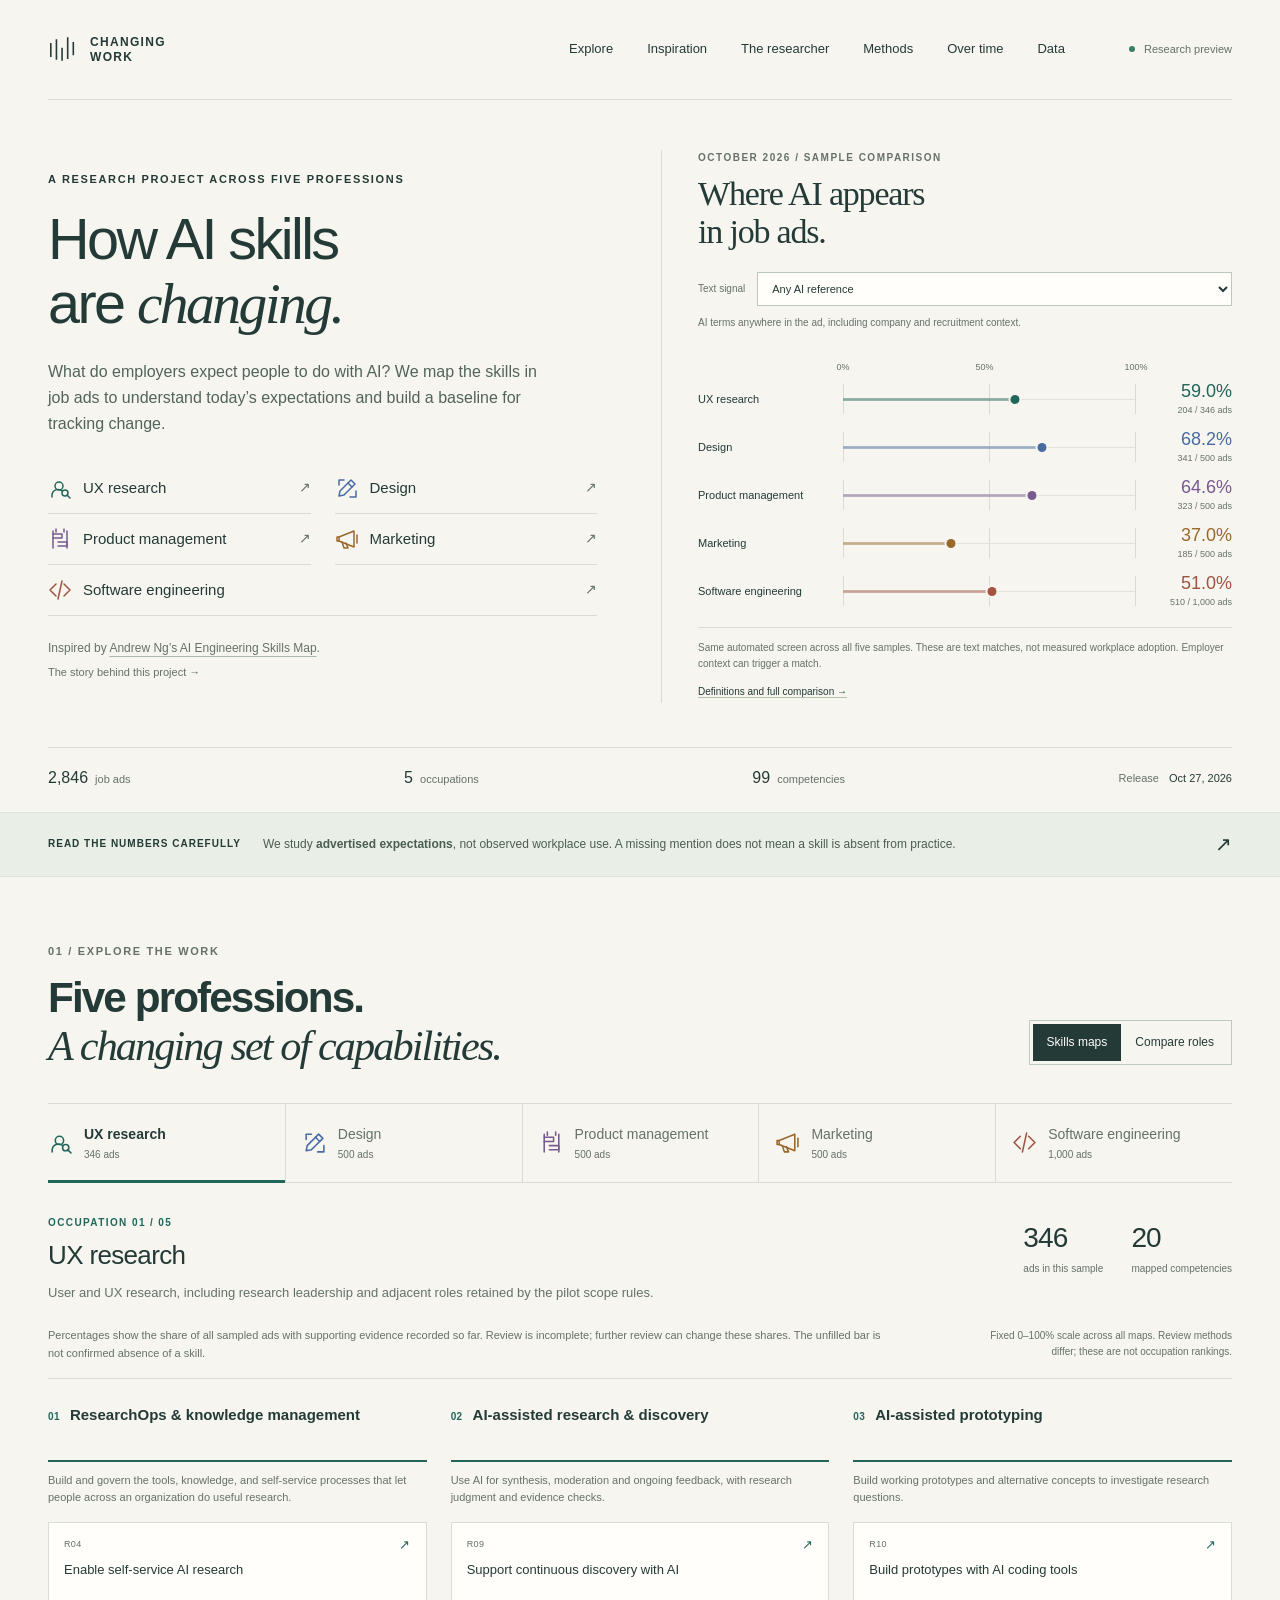
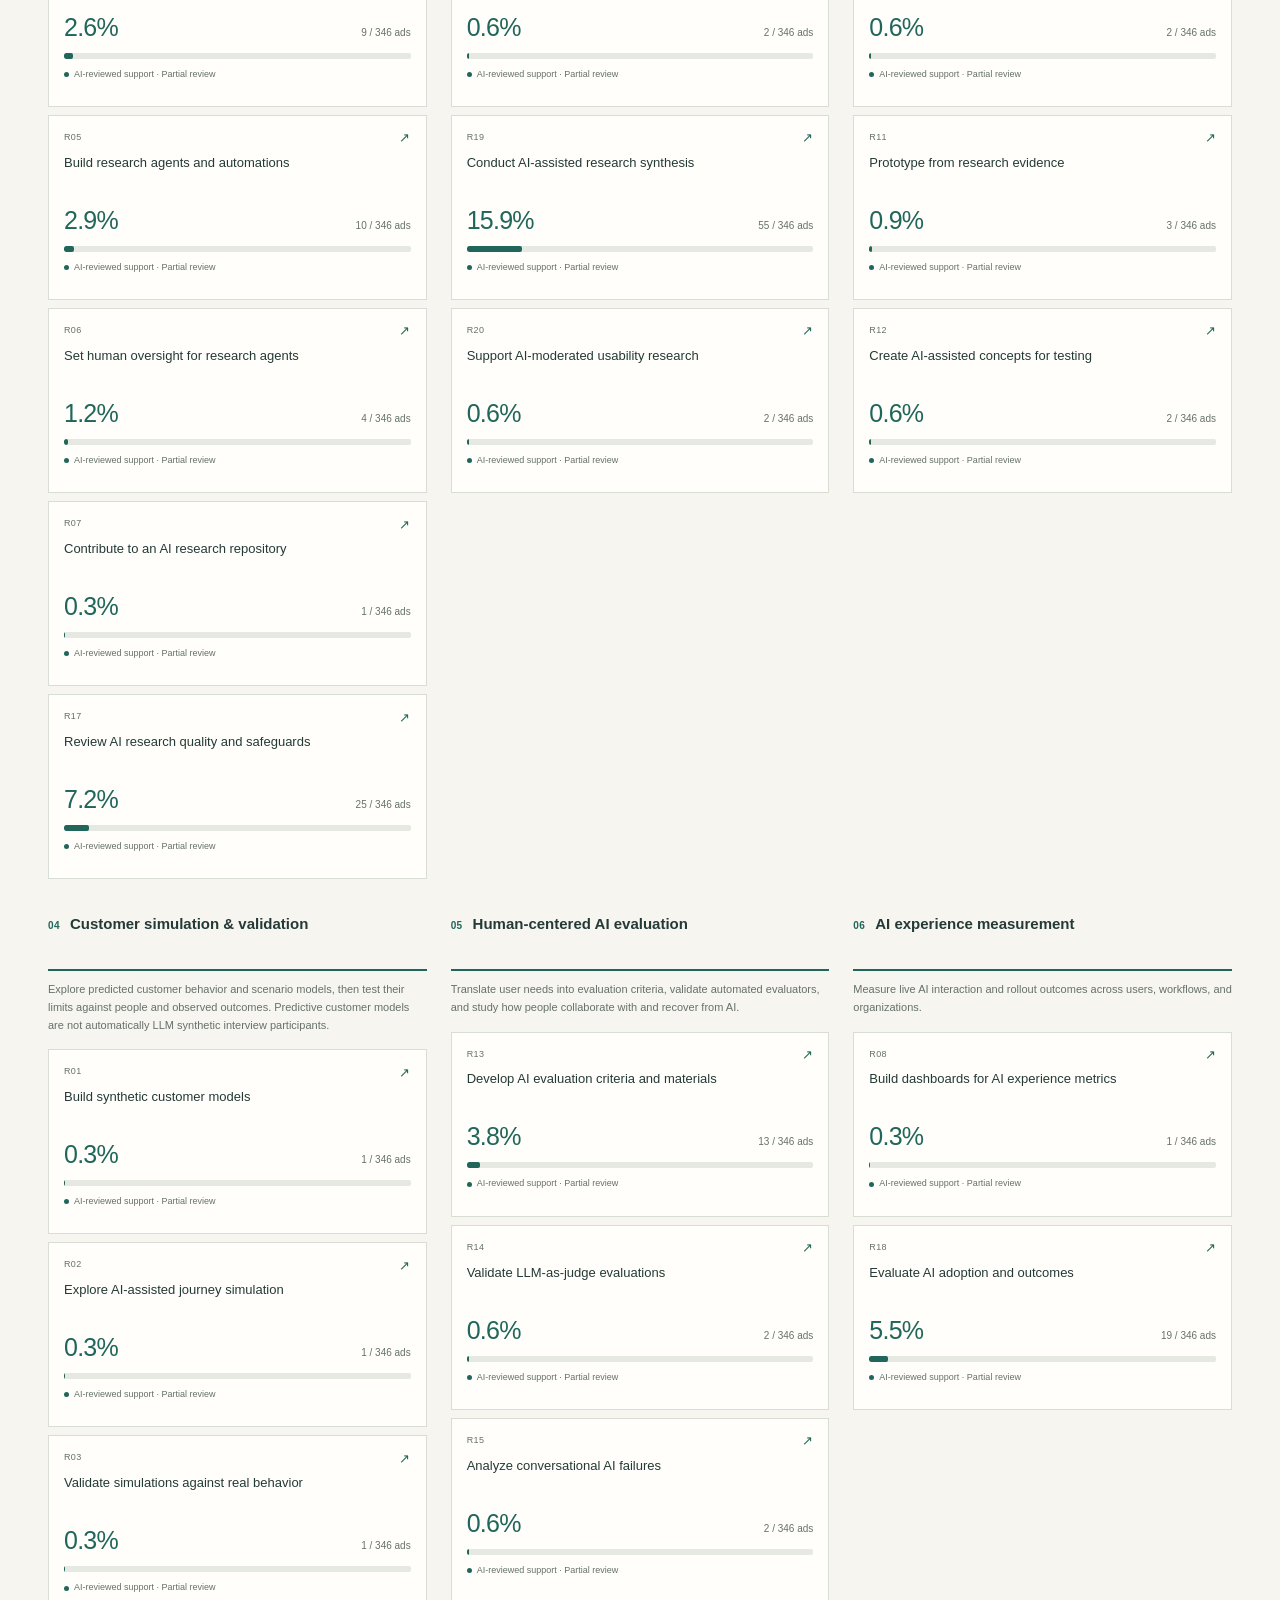
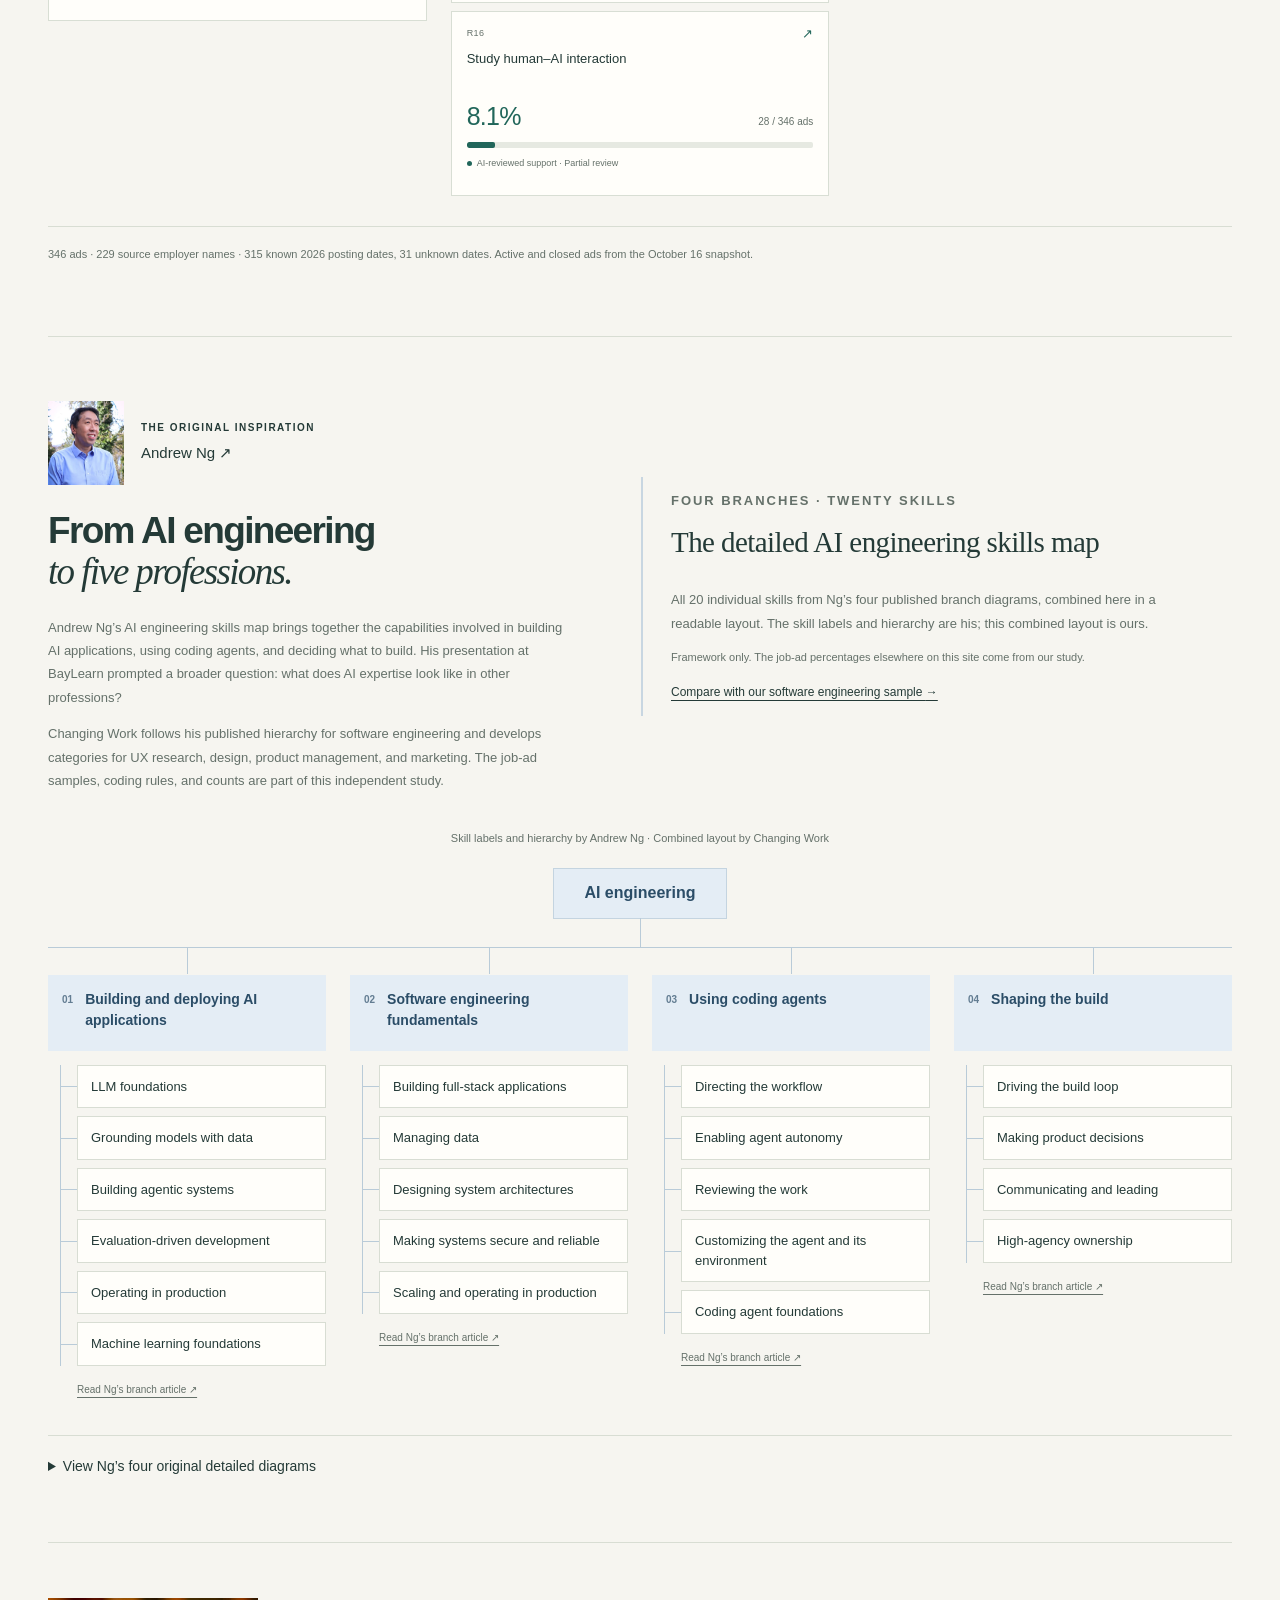
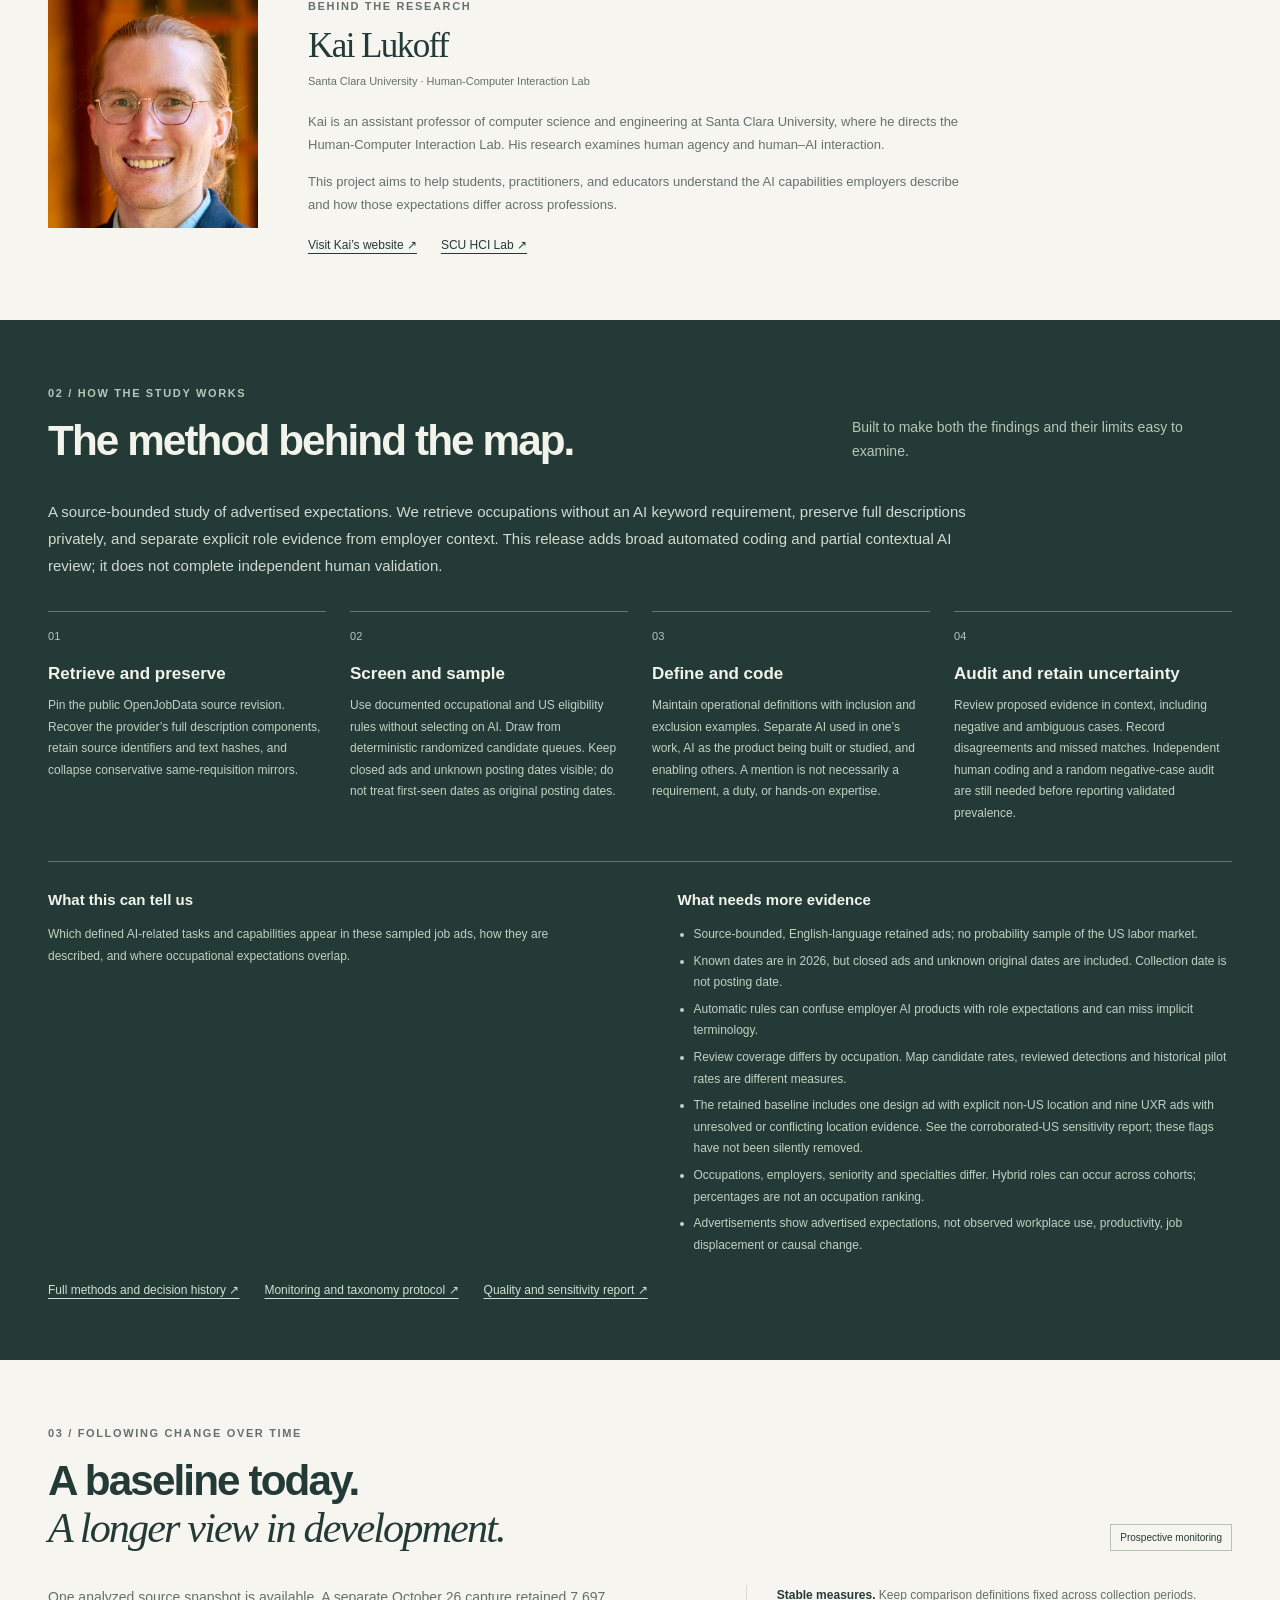
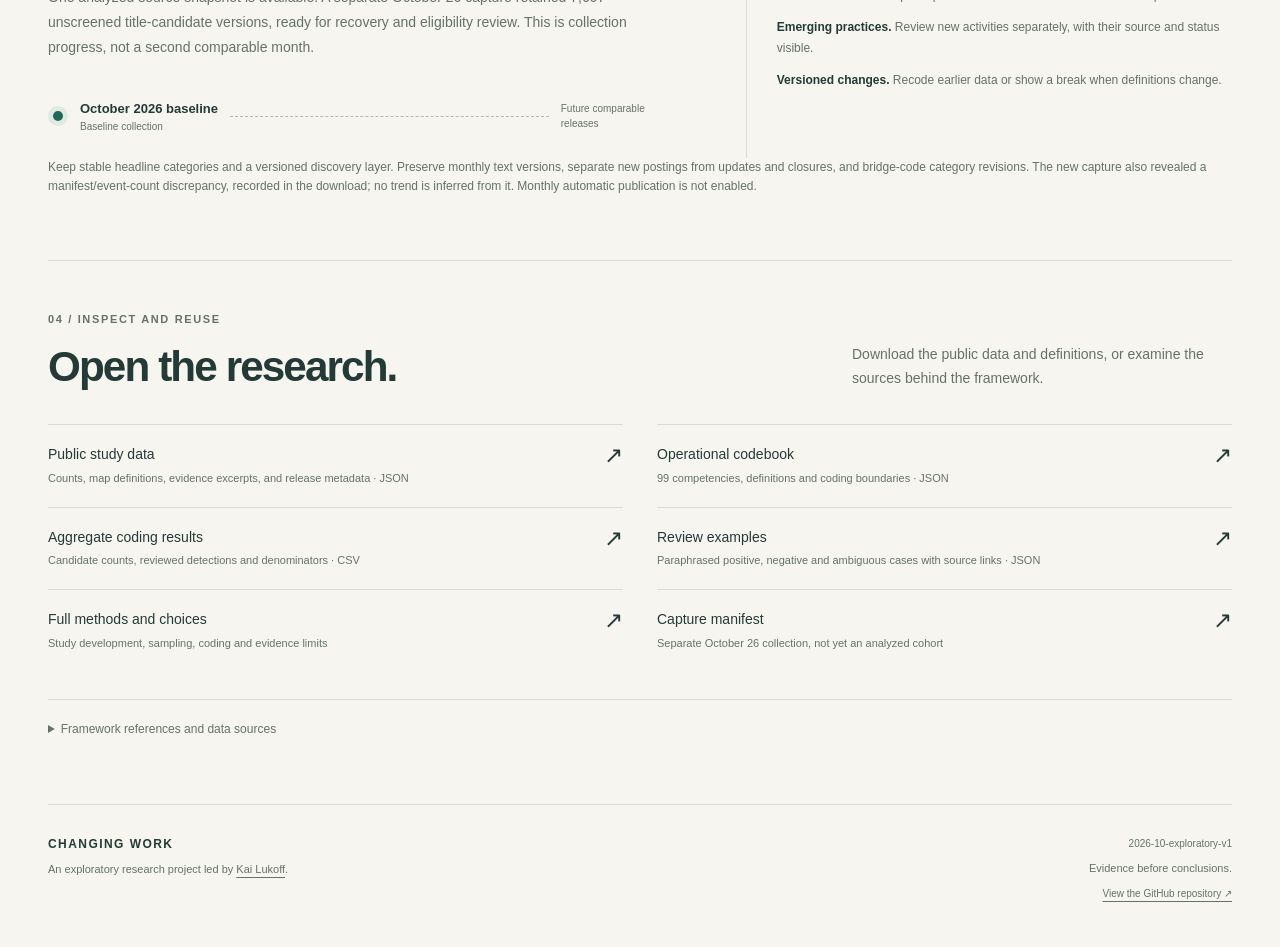
<file: index.html>
<!doctype html>
<html lang="en">
<head>
  <meta charset="utf-8">
  <meta name="viewport" content="width=device-width,initial-scale=1">
  <meta name="theme-color" content="#f5f4ef">
  <meta name="description" content="Explore the AI skills and tasks employers advertise across UX research, design, product management, marketing, and software engineering. An open, evidence-linked research prototype.">
  <title>Changing Work · AI skills in job ads</title>
  <link rel="icon" href="assets/favicon.svg" type="image/svg+xml">
  <link rel="stylesheet" href="styles.css?v=20261027-9">
  <script src="app.js?v=20261027-9" defer></script>
</head>
<body>
  <a class="skip-link" href="#explore">Skip to the skills maps</a>
  <header class="site-header">
    <a class="wordmark" href="#top" aria-label="Changing Work, home"><svg viewBox="0 0 32 32" aria-hidden="true"><path d="M3 24V9m6 18V5m6 23V14m6 12V3m6 19V8"/></svg><span>CHANGING<br>WORK</span></a>
    <nav aria-label="Main navigation"><a href="#explore">Explore</a><a href="#about">Inspiration</a><a href="#research">The researcher</a><a href="#methods">Methods</a><a class="nav-monitor" href="#monitoring">Over time</a><a href="#downloads">Data</a></nav>
    <span class="release-marker"><span></span>Research preview</span>
  </header>

  <main id="top">
    <section class="intro wrap" aria-labelledby="intro-title">
      <div class="intro-copy">
        <p class="eyebrow">A research project across five professions</p>
        <h1 id="intro-title">How AI skills<br>are <em>changing.</em></h1>
        <p class="intro-description">What do employers expect people to do with AI? We map the skills in job ads to understand today’s expectations and build a baseline for tracking change.</p>
        <nav class="profession-links" id="profession-links" aria-label="Explore the five professions"></nav>
        <p class="intro-inspiration">Inspired by <a href="https://www.linkedin.com/pulse/ai-engineering-skills-map-andrew-ng-m479c/" target="_blank" rel="noopener noreferrer">Andrew Ng’s AI Engineering Skills Map</a>. <a class="inspiration-more" href="#about">The story behind this project <span aria-hidden="true">→</span></a></p>
      </div>
      <figure class="overview-chart" aria-labelledby="overview-title" aria-describedby="overview-caveat">
        <figcaption><p class="eyebrow">October 2026 / Sample comparison</p><h2 id="overview-title">Where AI appears <br>in job ads.</h2></figcaption>
        <div class="overview-control"><label for="overview-metric">Text signal</label><select id="overview-metric" aria-describedby="overview-description"></select></div>
        <p id="overview-description" class="overview-description"></p>
        <div class="overview-axis" aria-hidden="true"><span>0%</span><span>50%</span><span>100%</span></div>
        <div id="overview-rows" aria-live="polite" aria-atomic="true"></div>
        <p class="overview-caveat" id="overview-caveat">Same automated screen across all five samples. These are text matches, not measured workplace adoption. Employer context can trigger a match.</p>
        <a class="overview-link" href="#compare">Definitions and full comparison <span aria-hidden="true">→</span></a>
      </figure>
    </section>

    <div class="collection-strip wrap" aria-label="Study at a glance"><span><strong id="total-ads">…</strong> job ads</span><span><strong id="total-roles">5</strong> occupations</span><span><strong id="total-skills">…</strong> competencies</span><span>Release <strong id="release-date">October 2026</strong></span></div>

    <div class="scope-band"><div class="wrap"><span class="scope-label">Read the numbers carefully</span><p>We study <strong>advertised expectations</strong>, not observed workplace use. A missing mention does not mean a skill is absent from practice.</p><a href="#methods" aria-label="Read the measurement limits">↗</a></div></div>

    <section class="explore-section wrap" id="explore" aria-labelledby="explore-title">
      <div class="section-head"><div><p class="eyebrow">01 / Explore the work</p><h2 id="explore-title">Five professions.<br><em>A changing set of capabilities.</em></h2></div><div class="view-switch" role="group" aria-label="Choose an exploration view"><button id="view-maps" class="selected" aria-pressed="true">Skills maps</button><button id="view-compare" aria-pressed="false">Compare roles</button></div></div>
      <div id="load-status" class="load-state" role="status">Loading the study and its evidence…</div>
      <div id="exploration" hidden>
        <div class="role-tabs" id="role-tabs" role="group" aria-label="Choose an occupation"></div>
        <div id="map-view">
          <div class="role-intro"><div class="role-heading"><p class="role-index" id="role-index"></p><h3 id="role-title"></h3><p id="role-description"></p></div><div class="role-facts"><div><strong id="role-n"></strong><span>ads in this sample</span></div><div><strong id="role-skills"></strong><span>mapped competencies</span></div></div></div>

          <div class="map-caption"><p id="map-status"></p><span class="map-scale" id="map-scale"></span></div>
          <div class="map-grid" id="map-grid"></div>
          <p class="role-method-note" id="role-method-note"></p>
        </div>
        <div id="compare-view" hidden><div class="compare-intro"><h3>Compare AI text signals.</h3><p>The common screen looks for AI-use, AI-product and enablement language in full ads. These signals can overlap; employer descriptions can also trigger a match.</p></div><div id="comparison-note" class="measurement-note"></div><div id="comparison-grid"></div><p class="compare-foot">All percentages use the retained ads in each occupational cohort as their denominator. The geography audit found one non-US design ad and nine unresolved UXR locations retained in these baseline counts; see the corroborated-US sensitivity in Methods. Scope, employer coverage, and coding affect comparisons. This is not a ranking of actual AI adoption.</p></div>
      </div>
    </section>

    <section class="origin-section wrap" id="about" aria-labelledby="origin-title">
      <div class="origin-copy">
        <div class="origin-person"><img src="assets/people/andrew-ng.jpg" width="524" height="564" alt="Andrew Ng" loading="lazy"><div><p class="eyebrow">The original inspiration</p><a href="https://www.andrewng.org/" target="_blank" rel="noopener noreferrer">Andrew Ng <span aria-hidden="true">↗</span></a></div></div>
        <h2 id="origin-title">From AI engineering<br><em>to five professions.</em></h2>
        <p>Andrew Ng’s AI engineering skills map brings together the capabilities involved in building AI applications, using coding agents, and deciding what to build. His presentation at BayLearn prompted a broader question: what does AI expertise look like in other professions?</p>
        <p>Changing Work follows his published hierarchy for software engineering and develops categories for UX research, design, product management, and marketing. The job-ad samples, coding rules, and counts are part of this independent study.</p>

      </div>
      <div class="ng-map-introduction"><p class="eyebrow">Four branches · Twenty skills</p><h3>The detailed AI engineering skills map</h3><p>All 20 individual skills from Ng’s four published branch diagrams, combined here in a readable layout. The skill labels and hierarchy are his; this combined layout is ours.</p><p class="ng-framework-note">Framework only. The job-ad percentages elsewhere on this site come from our study.</p><a href="#swe">Compare with our software engineering sample <span aria-hidden="true">→</span></a></div>
      <section class="ng-full-map" id="ng-map" aria-label="Andrew Ng’s 20 individual AI engineering skills"><p class="ng-map-caption">Skill labels and hierarchy by Andrew Ng · Combined layout by Changing Work</p><div class="ng-map-root">AI engineering</div><div class="ng-map-columns"><section class="ng-branch" aria-labelledby="ng-branch-1"><h4 id="ng-branch-1"><span>01</span>Building and deploying AI applications</h4><ul><li class="ng-skill">LLM foundations</li><li class="ng-skill">Grounding models with data</li><li class="ng-skill">Building agentic systems</li><li class="ng-skill">Evaluation-driven development</li><li class="ng-skill">Operating in production</li><li class="ng-skill">Machine learning foundations</li></ul><a class="ng-source-link" href="https://www.linkedin.com/pulse/ai-engineering-skills-map-building-deploying-applications-andrew-ng-gyn5e" target="_blank" rel="noopener noreferrer">Read Ng’s branch article ↗</a></section><section class="ng-branch" aria-labelledby="ng-branch-2"><h4 id="ng-branch-2"><span>02</span>Software engineering fundamentals</h4><ul><li class="ng-skill">Building full-stack applications</li><li class="ng-skill">Managing data</li><li class="ng-skill">Designing system architectures</li><li class="ng-skill">Making systems secure and reliable</li><li class="ng-skill">Scaling and operating in production</li></ul><a class="ng-source-link" href="https://www.linkedin.com/pulse/ai-engineering-skills-map-software-fundamentals-andrew-ng-7lnac" target="_blank" rel="noopener noreferrer">Read Ng’s branch article ↗</a></section><section class="ng-branch" aria-labelledby="ng-branch-3"><h4 id="ng-branch-3"><span>03</span>Using coding agents</h4><ul><li class="ng-skill">Directing the workflow</li><li class="ng-skill">Enabling agent autonomy</li><li class="ng-skill">Reviewing the work</li><li class="ng-skill">Customizing the agent and its environment</li><li class="ng-skill">Coding agent foundations</li></ul><a class="ng-source-link" href="https://www.linkedin.com/pulse/ai-engineering-skills-map-using-coding-agents-andrew-ng-h8yxc" target="_blank" rel="noopener noreferrer">Read Ng’s branch article ↗</a></section><section class="ng-branch" aria-labelledby="ng-branch-4"><h4 id="ng-branch-4"><span>04</span>Shaping the build</h4><ul><li class="ng-skill">Driving the build loop</li><li class="ng-skill">Making product decisions</li><li class="ng-skill">Communicating and leading</li><li class="ng-skill">High-agency ownership</li></ul><a class="ng-source-link" href="https://www.linkedin.com/pulse/ai-engineering-skills-map-shaping-build-andrew-ng-td7uc" target="_blank" rel="noopener noreferrer">Read Ng’s branch article ↗</a></section></div></section>
      <details class="ng-originals"><summary>View Ng’s four original detailed diagrams</summary><div class="ng-original-grid"><figure><a href="assets/references/andrew-ng-building-ai-applications.png" target="_blank" rel="noopener noreferrer" aria-label="View the original Building and deploying AI applications diagram at full size"><img src="assets/references/andrew-ng-building-ai-applications.png" width="1279" height="720" alt="Andrew Ng’s original detailed diagram for Building and deploying AI applications, showing LLM foundations, Grounding models with data, Building agentic systems, Evaluation-driven development, Operating in production, Machine learning foundations." loading="lazy"></a><figcaption><a href="https://www.linkedin.com/pulse/ai-engineering-skills-map-building-deploying-applications-andrew-ng-gyn5e" target="_blank" rel="noopener noreferrer">Building and deploying AI applications ↗</a><span>Andrew Ng · 2026-08-21 · Open the image for full size</span></figcaption></figure><figure><a href="assets/references/andrew-ng-software-fundamentals.png" target="_blank" rel="noopener noreferrer" aria-label="View the original Software engineering fundamentals diagram at full size"><img src="assets/references/andrew-ng-software-fundamentals.png" width="1200" height="675" alt="Andrew Ng’s original detailed diagram for Software engineering fundamentals, showing Building full-stack applications, Managing data, Designing system architectures, Making systems secure and reliable, Scaling and operating in production." loading="lazy"></a><figcaption><a href="https://www.linkedin.com/pulse/ai-engineering-skills-map-software-fundamentals-andrew-ng-7lnac" target="_blank" rel="noopener noreferrer">Software engineering fundamentals ↗</a><span>Andrew Ng · 2026-08-28 · Open the image for full size</span></figcaption></figure><figure><a href="assets/references/andrew-ng-coding-agents.png" target="_blank" rel="noopener noreferrer" aria-label="View the original Using coding agents diagram at full size"><img src="assets/references/andrew-ng-coding-agents.png" width="1102" height="620" alt="Andrew Ng’s original detailed diagram for Using coding agents, showing Directing the workflow, Enabling agent autonomy, Reviewing the work, Customizing the agent and its environment, Coding agent foundations." loading="lazy"></a><figcaption><a href="https://www.linkedin.com/pulse/ai-engineering-skills-map-using-coding-agents-andrew-ng-h8yxc" target="_blank" rel="noopener noreferrer">Using coding agents ↗</a><span>Andrew Ng · 2026-09-04 · Open the image for full size</span></figcaption></figure><figure><a href="assets/references/andrew-ng-shaping-build.png" target="_blank" rel="noopener noreferrer" aria-label="View the original Shaping the build diagram at full size"><img src="assets/references/andrew-ng-shaping-build.png" width="748" height="421" alt="Andrew Ng’s original detailed diagram for Shaping the build, showing Driving the build loop, Making product decisions, Communicating and leading, High-agency ownership." loading="lazy"></a><figcaption><a href="https://www.linkedin.com/pulse/ai-engineering-skills-map-shaping-build-andrew-ng-td7uc" target="_blank" rel="noopener noreferrer">Shaping the build ↗</a><span>Andrew Ng · 2026-09-11 · Open the image for full size</span></figcaption></figure></div><p class="image-credit">Original diagrams by Andrew Ng, published August–September 2026. Portrait from <a href="https://www.andrewng.org/" target="_blank" rel="noopener noreferrer">andrewng.org</a>. Original images are unchanged.</p></details>
    </section>

    <section class="researcher-section wrap" id="research" aria-labelledby="researcher-title">
      <a class="researcher-photo" href="https://kailukoff.com/" target="_blank" rel="noopener noreferrer" aria-label="Visit Kai Lukoff’s website"><img src="assets/people/kai-lukoff.jpg" width="800" height="800" alt="Kai Lukoff" loading="lazy"></a>
      <div class="researcher-copy"><p class="eyebrow">Behind the research</p><h2 id="researcher-title">Kai Lukoff</h2><p class="researcher-role">Santa Clara University · Human-Computer Interaction Lab</p><p>Kai is an assistant professor of computer science and engineering at Santa Clara University, where he directs the Human-Computer Interaction Lab. His research examines human agency and human–AI interaction.</p><p>This project aims to help students, practitioners, and educators understand the AI capabilities employers describe and how those expectations differ across professions.</p><div class="researcher-links"><a href="https://kailukoff.com/" target="_blank" rel="noopener noreferrer">Visit Kai’s website <span aria-hidden="true">↗</span></a><a href="https://scuhci.com/" target="_blank" rel="noopener noreferrer">SCU HCI Lab <span aria-hidden="true">↗</span></a></div></div>
    </section>

    <section class="methods-section" id="methods" aria-labelledby="methods-title"><div class="wrap"><div class="section-head"><div><p class="eyebrow">02 / How the study works</p><h2 id="methods-title">The method behind the map.</h2></div><p class="section-deck">Built to make both the findings and their limits easy to examine.</p></div><p class="methods-summary" id="methods-summary">This exploratory study examines public job descriptions from a bounded source. It keeps the original occupational samples distinct, records the coding rules, and links interpretations to source evidence.</p><ol class="method-steps" id="method-steps"></ol><div class="method-bottom"><div><h3>What this can tell us</h3><p>Which defined AI-related tasks and capabilities appear in these sampled job ads, how they are described, and where occupational expectations overlap.</p></div><div><h3>What needs more evidence</h3><ul id="limitations"></ul></div></div><div id="methods-links" class="inline-links"></div></div></section>

    <section class="monitoring-section wrap" id="monitoring" aria-labelledby="monitoring-title"><div class="section-head"><div><p class="eyebrow">03 / Following change over time</p><h2 id="monitoring-title">A baseline today.<br><em>A longer view in development.</em></h2></div><span class="outline-tag">Prospective monitoring</span></div><div class="monitor-layout"><div><p class="monitor-summary" id="monitor-summary">The first release establishes a baseline. A time series needs repeated collection, consistent occupational boundaries, and versioned coding. One snapshot cannot establish a trend.</p><div class="baseline-mark"><span class="timeline-dot"></span><div><strong id="baseline-date">October 2026</strong><span>Baseline collection</span></div><div class="future-line"></div><span class="future-label">Future comparable releases</span></div></div><div class="monitor-principles"><p><strong>Stable measures.</strong> Keep comparison definitions fixed across collection periods.</p><p><strong>Emerging practices.</strong> Review new activities separately, with their source and status visible.</p><p><strong>Versioned changes.</strong> Recode earlier data or show a break when definitions change.</p></div></div><div id="monitoring-detail"></div></section>

    <section class="downloads-section wrap" id="downloads" aria-labelledby="downloads-title"><div class="section-head"><div><p class="eyebrow">04 / Inspect and reuse</p><h2 id="downloads-title">Open the research.</h2></div><p class="section-deck">Download the public data and definitions, or examine the sources behind the framework.</p></div><div class="download-list" id="download-list"></div><details class="source-details"><summary>Framework references and data sources</summary><ul id="source-list"></ul></details></section>
  </main>

  <footer class="site-footer wrap"><div><a class="footer-brand" href="#top">CHANGING WORK</a><p>An exploratory research project led by <a href="https://kailukoff.com/" target="_blank" rel="noopener noreferrer">Kai Lukoff</a>.</p></div><div><span id="footer-version"></span><p>Evidence before conclusions.</p><a id="repository-link" href="#downloads">Data & methods</a></div></footer>

  <dialog id="skill-dialog" aria-labelledby="detail-title"><div class="dialog-top"><p class="eyebrow" id="detail-occupation"></p><button class="icon-button" id="close-dialog" aria-label="Close competency details">×</button></div><div class="dialog-body"><p class="detail-id" id="detail-id"></p><h2 id="detail-title"></h2><div id="detail-measure"></div><p class="detail-definition" id="detail-definition"></p><div id="detail-facets" class="facet-list"></div><div id="detail-rules"></div><div id="detail-evidence"></div><details class="feedback-section"><summary>Make a review note</summary><p>This note stays in this browser. Export it to share with the research team; it is not submitted automatically.</p><label for="feedback-decision">Your assessment</label><select id="feedback-decision"><option value="">Choose an assessment</option><option value="clear">Definition and evidence are clear</option><option value="boundary">The category boundary needs work</option><option value="evidence">The evidence does not support this code</option><option value="missing">An activity is missing or grouped incorrectly</option><option value="other">Other feedback</option></select><label for="feedback-note">Note</label><textarea id="feedback-note" rows="4" placeholder="What would you change, and why?"></textarea><div class="feedback-actions"><span id="feedback-state" role="status"></span><button id="export-feedback" class="small-button">Export my review notes</button></div></details></div><div class="dialog-footer"><span id="detail-position"></span><div><button id="previous-skill" aria-label="Previous competency">← Previous</button><button id="next-skill" aria-label="Next competency">Next →</button></div></div></dialog>
</body>
</html>
</file>
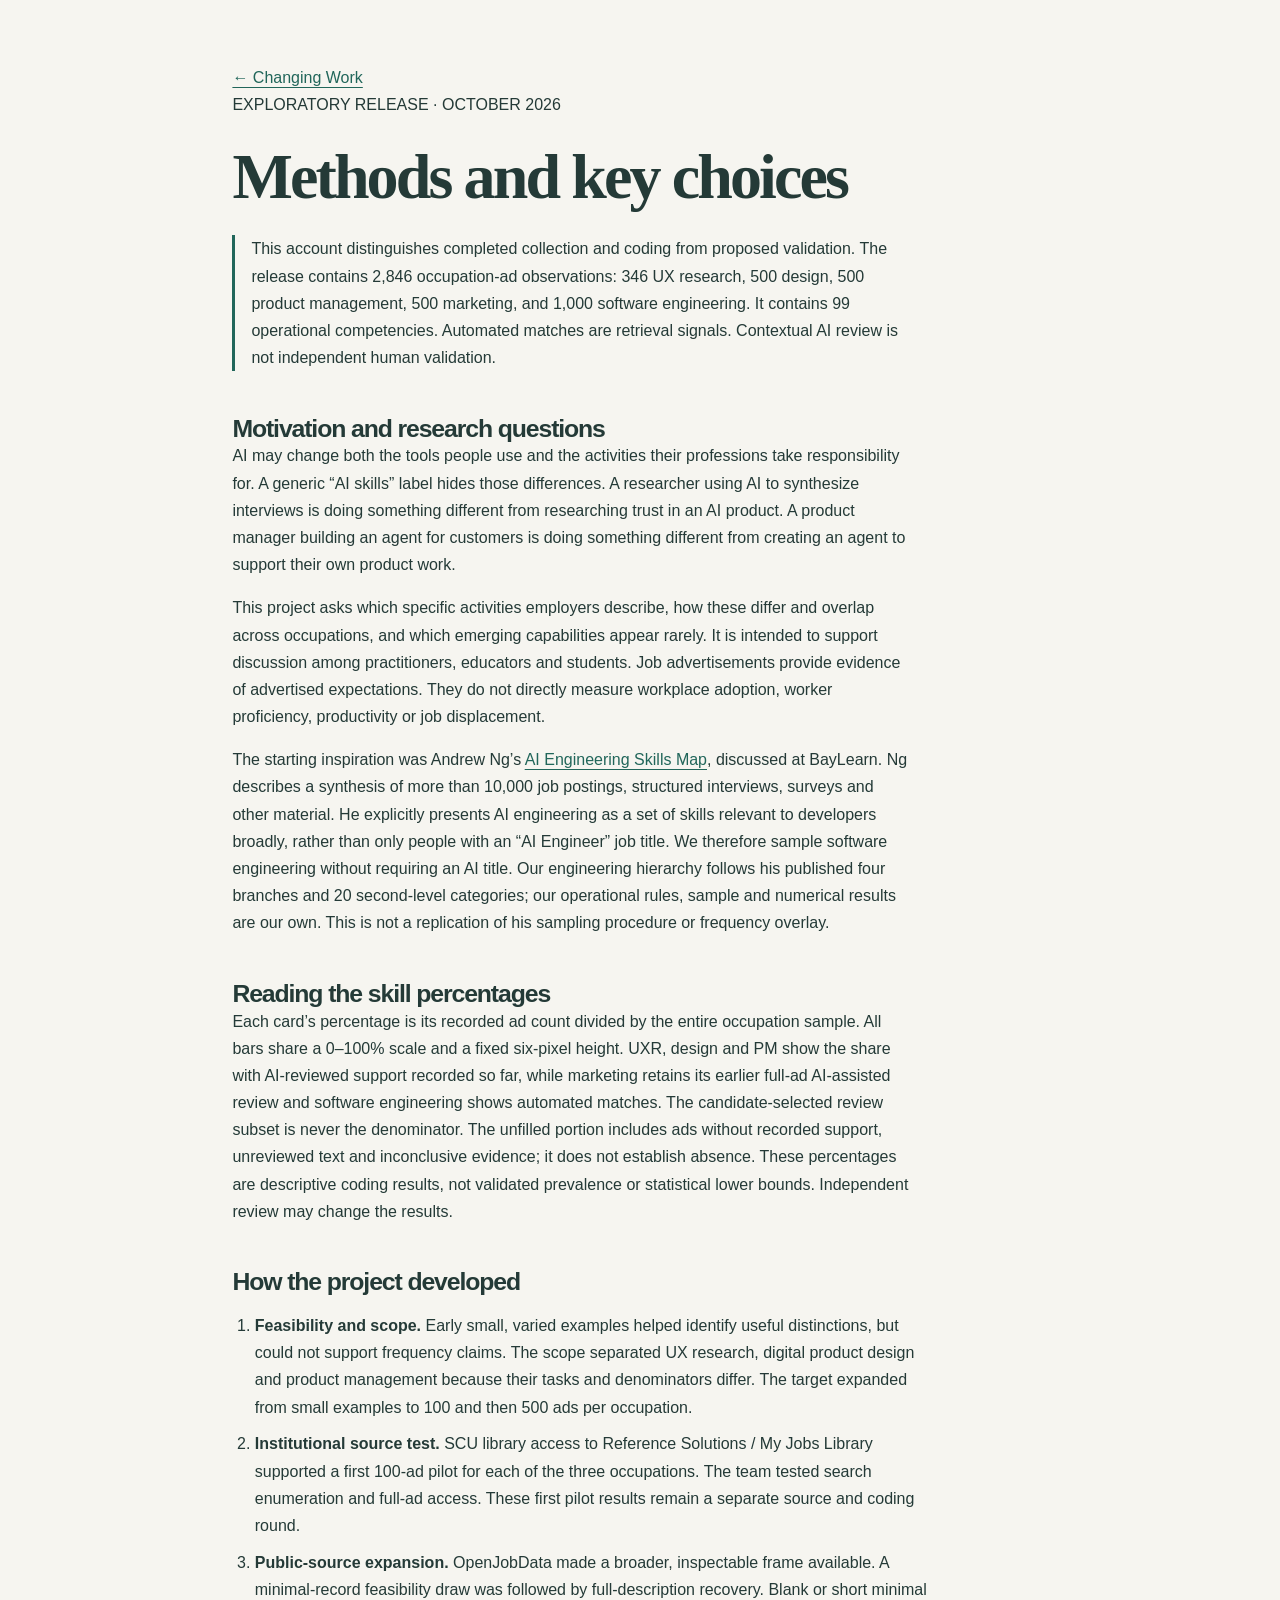
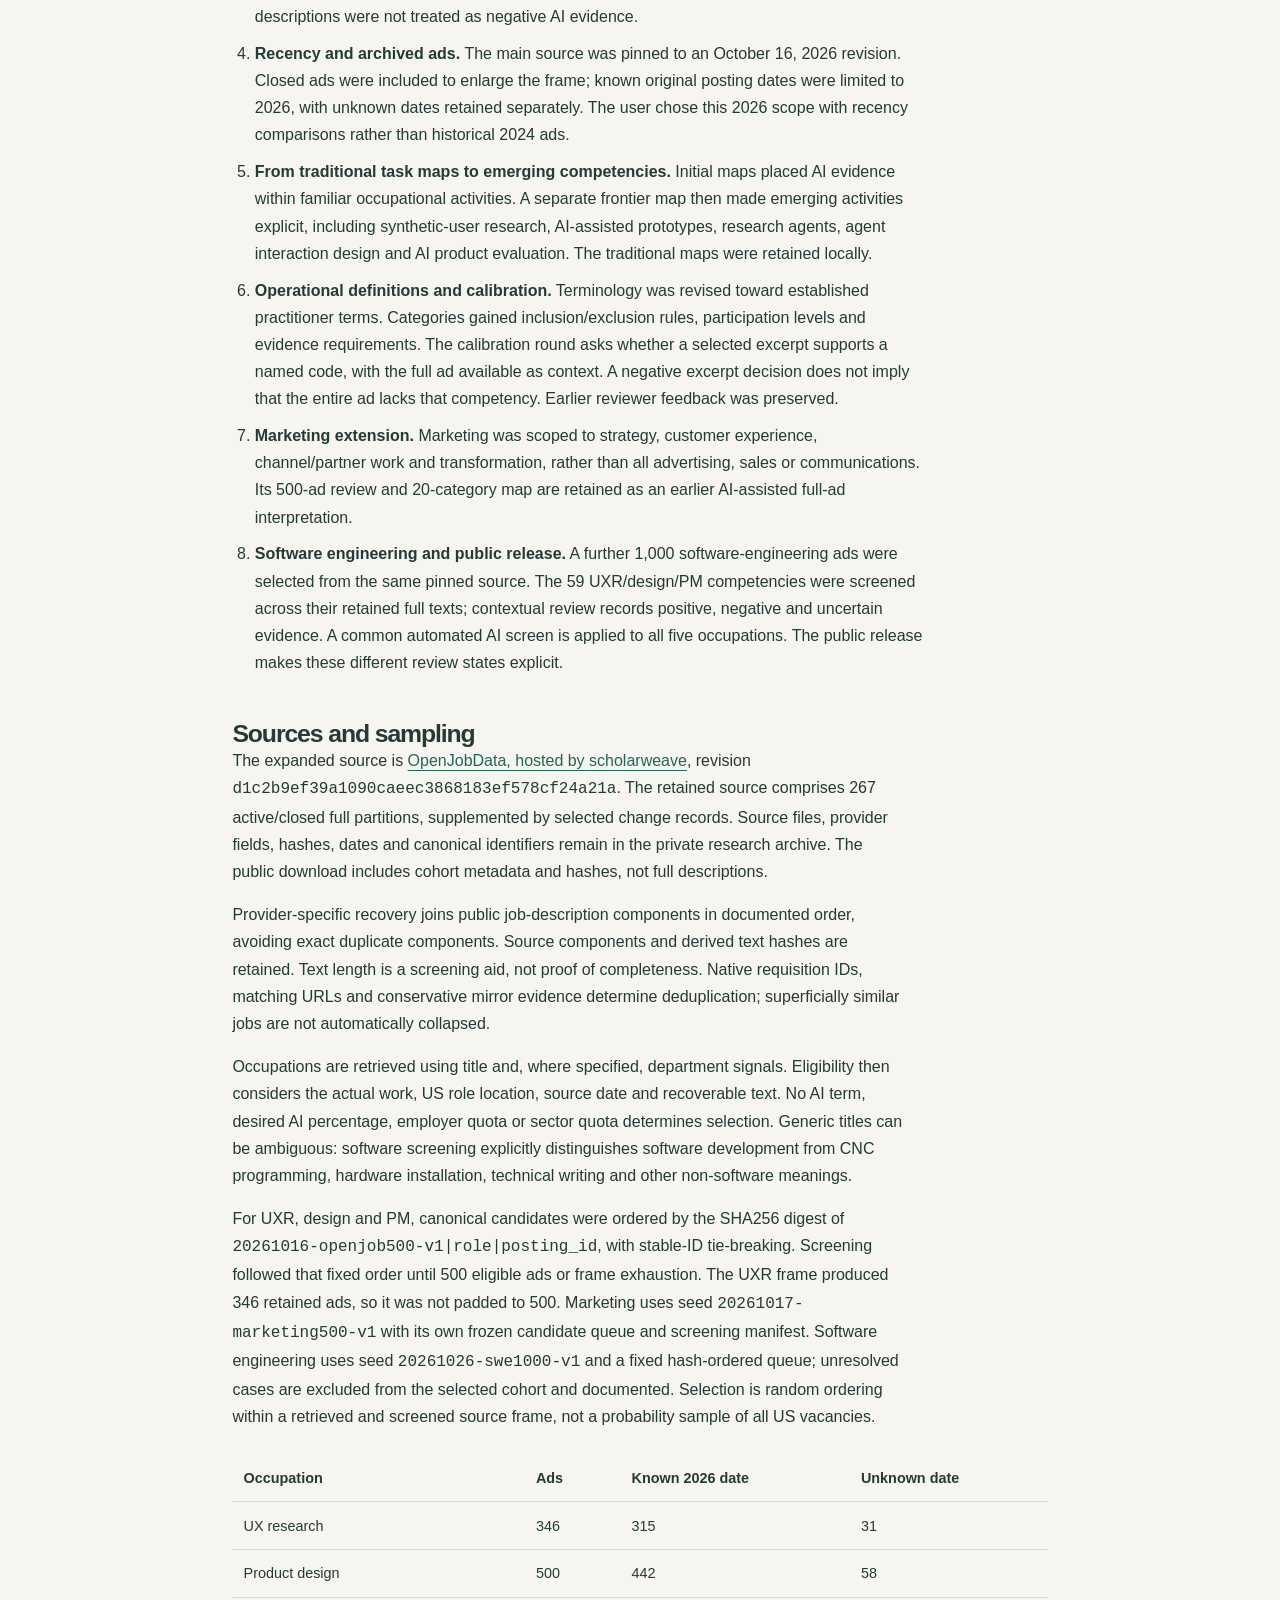
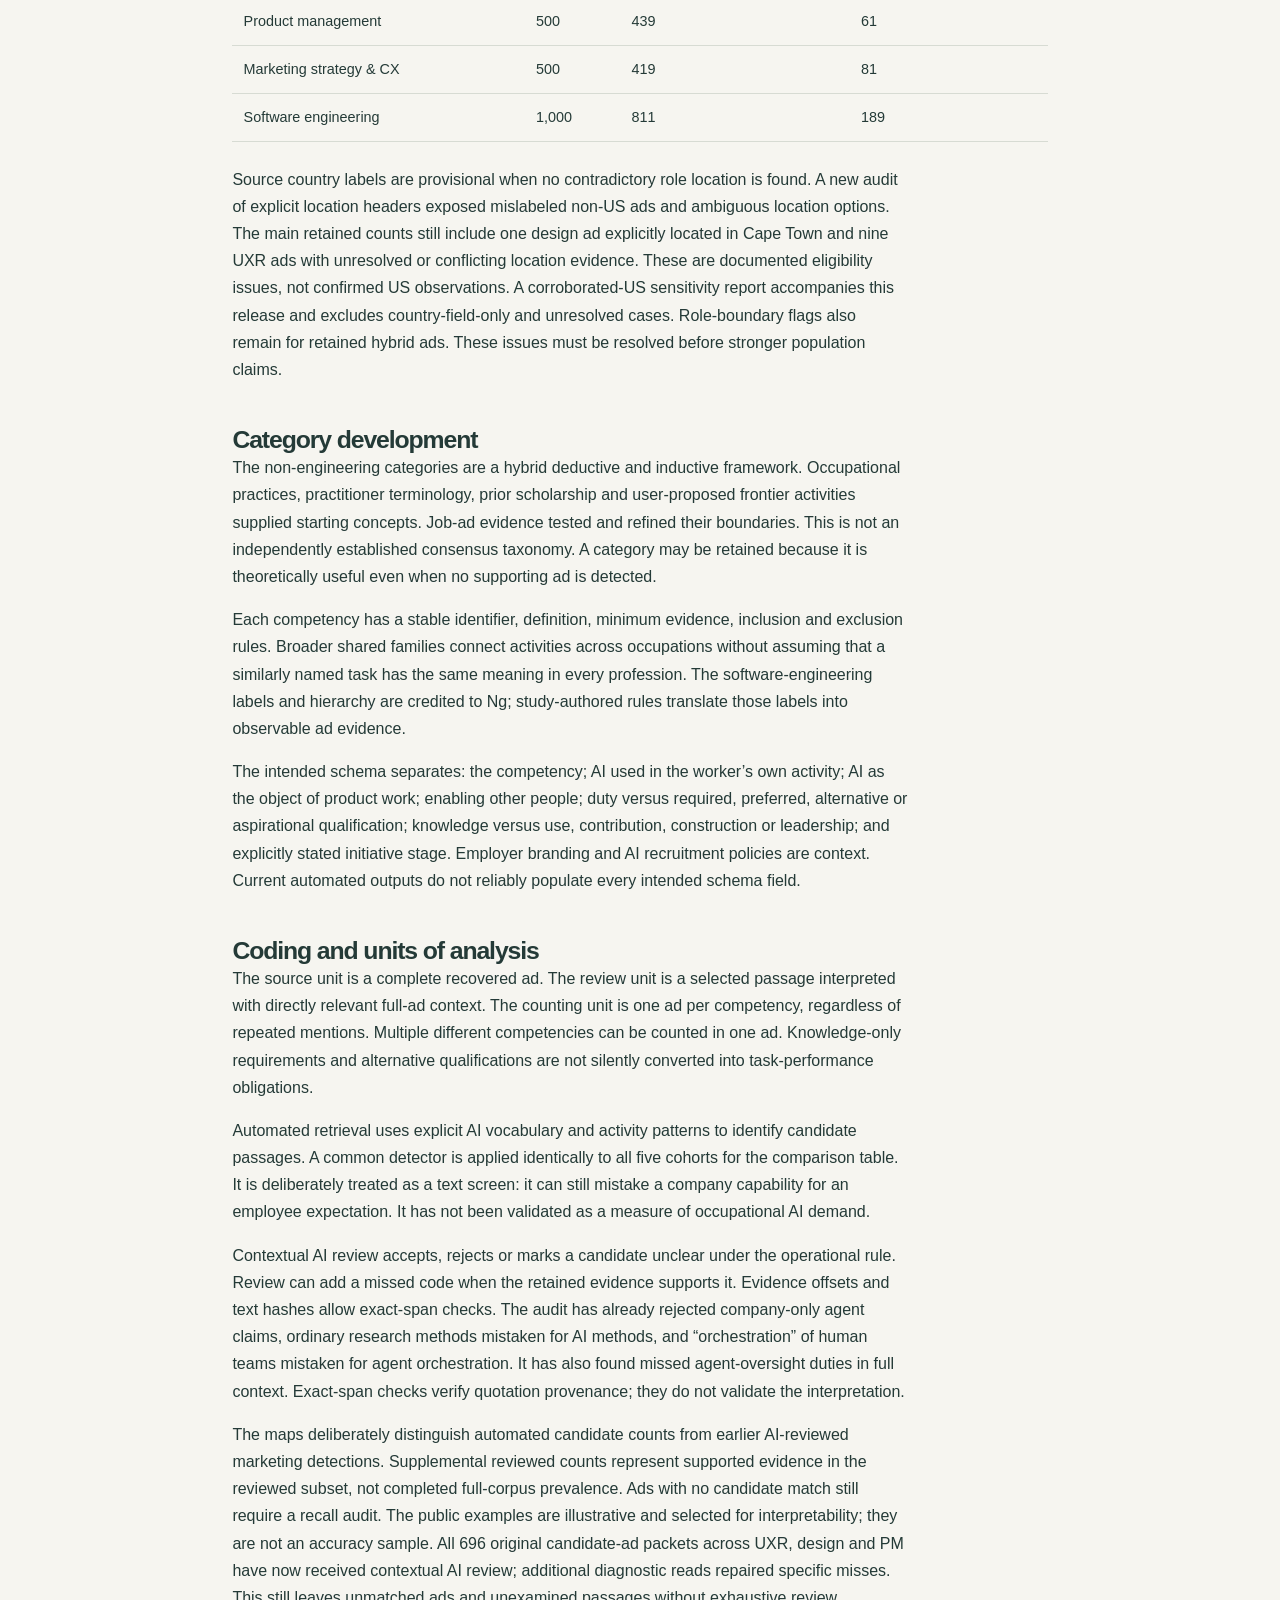
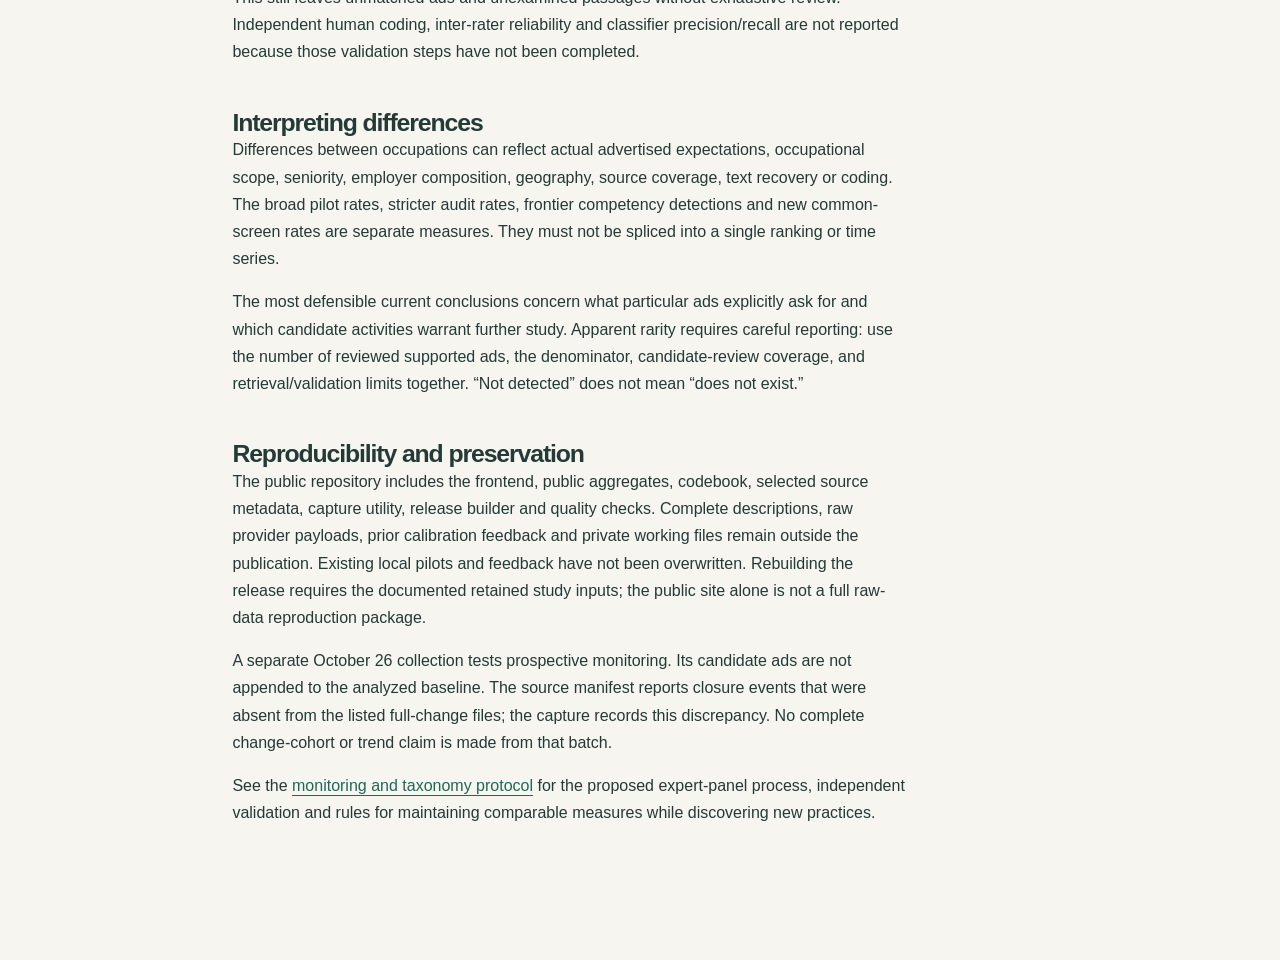
<file: downloads/methods.html>
<!doctype html><html lang="en"><meta charset="utf-8"><meta name="viewport" content="width=device-width, initial-scale=1"><title>Methods and key choices · Changing Work</title><link rel="stylesheet" href="../styles.css"><style>main.document{max-width:860px;margin:4rem auto;padding:0 1.4rem 5rem;line-height:1.7}h1{font-family:Georgia,serif;font-size:clamp(2.4rem,6vw,4rem);line-height:1.08;margin:1.5rem 0}h2{font-size:1.55rem;margin-top:2.7rem}h3{margin-top:1.8rem}p,li{max-width:76ch}table{border-collapse:collapse;width:100%;margin:1.5rem 0;font-size:.9rem}th,td{border-bottom:1px solid #d7dbd3;padding:.7rem;text-align:left}code{overflow-wrap:anywhere}a{color:#21665a}.note{border-left:3px solid #21665a;padding-left:1rem}.document ol,.document ul{padding-left:1.4rem}.document li{margin:.6rem 0}</style><main class="document"><a href="../">← Changing Work</a><p>EXPLORATORY RELEASE · OCTOBER 2026</p><h1>Methods and key choices</h1>
<p class="note">This account distinguishes completed collection and coding from proposed validation. The release contains 2,846 occupation-ad observations: 346 UX research, 500 design, 500 product management, 500 marketing, and 1,000 software engineering. It contains 99 operational competencies. Automated matches are retrieval signals. Contextual AI review is not independent human validation.</p>
<h2>Motivation and research questions</h2>
<p>AI may change both the tools people use and the activities their professions take responsibility for. A generic “AI skills” label hides those differences. A researcher using AI to synthesize interviews is doing something different from researching trust in an AI product. A product manager building an agent for customers is doing something different from creating an agent to support their own product work.</p>
<p>This project asks which specific activities employers describe, how these differ and overlap across occupations, and which emerging capabilities appear rarely. It is intended to support discussion among practitioners, educators and students. Job advertisements provide evidence of advertised expectations. They do not directly measure workplace adoption, worker proficiency, productivity or job displacement.</p>
<p>The starting inspiration was Andrew Ng’s <a href="https://www.linkedin.com/pulse/ai-engineering-skills-map-andrew-ng-m479c/">AI Engineering Skills Map</a>, discussed at BayLearn. Ng describes a synthesis of more than 10,000 job postings, structured interviews, surveys and other material. He explicitly presents AI engineering as a set of skills relevant to developers broadly, rather than only people with an “AI Engineer” job title. We therefore sample software engineering without requiring an AI title. Our engineering hierarchy follows his published four branches and 20 second-level categories; our operational rules, sample and numerical results are our own. This is not a replication of his sampling procedure or frequency overlay.</p>
<h2>Reading the skill percentages</h2><p>Each card’s percentage is its recorded ad count divided by the entire occupation sample. All bars share a 0–100% scale and a fixed six-pixel height. UXR, design and PM show the share with AI-reviewed support recorded so far, while marketing retains its earlier full-ad AI-assisted review and software engineering shows automated matches. The candidate-selected review subset is never the denominator. The unfilled portion includes ads without recorded support, unreviewed text and inconclusive evidence; it does not establish absence. These percentages are descriptive coding results, not validated prevalence or statistical lower bounds. Independent review may change the results.</p>
<h2>How the project developed</h2>
<ol>
<li><strong>Feasibility and scope.</strong> Early small, varied examples helped identify useful distinctions, but could not support frequency claims. The scope separated UX research, digital product design and product management because their tasks and denominators differ. The target expanded from small examples to 100 and then 500 ads per occupation.</li>
<li><strong>Institutional source test.</strong> SCU library access to Reference Solutions / My Jobs Library supported a first 100-ad pilot for each of the three occupations. The team tested search enumeration and full-ad access. These first pilot results remain a separate source and coding round.</li>
<li><strong>Public-source expansion.</strong> OpenJobData made a broader, inspectable frame available. A minimal-record feasibility draw was followed by full-description recovery. Blank or short minimal descriptions were not treated as negative AI evidence.</li>
<li><strong>Recency and archived ads.</strong> The main source was pinned to an October 16, 2026 revision. Closed ads were included to enlarge the frame; known original posting dates were limited to 2026, with unknown dates retained separately. The user chose this 2026 scope with recency comparisons rather than historical 2024 ads.</li>
<li><strong>From traditional task maps to emerging competencies.</strong> Initial maps placed AI evidence within familiar occupational activities. A separate frontier map then made emerging activities explicit, including synthetic-user research, AI-assisted prototypes, research agents, agent interaction design and AI product evaluation. The traditional maps were retained locally.</li>
<li><strong>Operational definitions and calibration.</strong> Terminology was revised toward established practitioner terms. Categories gained inclusion/exclusion rules, participation levels and evidence requirements. The calibration round asks whether a selected excerpt supports a named code, with the full ad available as context. A negative excerpt decision does not imply that the entire ad lacks that competency. Earlier reviewer feedback was preserved.</li>
<li><strong>Marketing extension.</strong> Marketing was scoped to strategy, customer experience, channel/partner work and transformation, rather than all advertising, sales or communications. Its 500-ad review and 20-category map are retained as an earlier AI-assisted full-ad interpretation.</li>
<li><strong>Software engineering and public release.</strong> A further 1,000 software-engineering ads were selected from the same pinned source. The 59 UXR/design/PM competencies were screened across their retained full texts; contextual review records positive, negative and uncertain evidence. A common automated AI screen is applied to all five occupations. The public release makes these different review states explicit.</li>
</ol>
<h2>Sources and sampling</h2>
<p>The expanded source is <a href="https://huggingface.co/datasets/scholarweave/Jobs-Dataset-v2">OpenJobData, hosted by scholarweave</a>, revision <code>d1c2b9ef39a1090caeec3868183ef578cf24a21a</code>. The retained source comprises 267 active/closed full partitions, supplemented by selected change records. Source files, provider fields, hashes, dates and canonical identifiers remain in the private research archive. The public download includes cohort metadata and hashes, not full descriptions.</p>
<p>Provider-specific recovery joins public job-description components in documented order, avoiding exact duplicate components. Source components and derived text hashes are retained. Text length is a screening aid, not proof of completeness. Native requisition IDs, matching URLs and conservative mirror evidence determine deduplication; superficially similar jobs are not automatically collapsed.</p>
<p>Occupations are retrieved using title and, where specified, department signals. Eligibility then considers the actual work, US role location, source date and recoverable text. No AI term, desired AI percentage, employer quota or sector quota determines selection. Generic titles can be ambiguous: software screening explicitly distinguishes software development from CNC programming, hardware installation, technical writing and other non-software meanings.</p>
<p>For UXR, design and PM, canonical candidates were ordered by the SHA256 digest of <code>20261016-openjob500-v1|role|posting_id</code>, with stable-ID tie-breaking. Screening followed that fixed order until 500 eligible ads or frame exhaustion. The UXR frame produced 346 retained ads, so it was not padded to 500. Marketing uses seed <code>20261017-marketing500-v1</code> with its own frozen candidate queue and screening manifest. Software engineering uses seed <code>20261026-swe1000-v1</code> and a fixed hash-ordered queue; unresolved cases are excluded from the selected cohort and documented. Selection is random ordering within a retrieved and screened source frame, not a probability sample of all US vacancies.</p>
<table><thead><tr><th>Occupation</th><th>Ads</th><th>Known 2026 date</th><th>Unknown date</th></tr></thead><tbody><tr><td>UX research</td><td>346</td><td>315</td><td>31</td></tr><tr><td>Product design</td><td>500</td><td>442</td><td>58</td></tr><tr><td>Product management</td><td>500</td><td>439</td><td>61</td></tr><tr><td>Marketing strategy &amp; CX</td><td>500</td><td>419</td><td>81</td></tr><tr><td>Software engineering</td><td>1,000</td><td id="swe-known">811</td><td id="swe-unknown">189</td></tr></tbody></table>
<p>Source country labels are provisional when no contradictory role location is found. A new audit of explicit location headers exposed mislabeled non-US ads and ambiguous location options. The main retained counts still include one design ad explicitly located in Cape Town and nine UXR ads with unresolved or conflicting location evidence. These are documented eligibility issues, not confirmed US observations. A corroborated-US sensitivity report accompanies this release and excludes country-field-only and unresolved cases. Role-boundary flags also remain for retained hybrid ads. These issues must be resolved before stronger population claims.</p>
<h2>Category development</h2>
<p>The non-engineering categories are a hybrid deductive and inductive framework. Occupational practices, practitioner terminology, prior scholarship and user-proposed frontier activities supplied starting concepts. Job-ad evidence tested and refined their boundaries. This is not an independently established consensus taxonomy. A category may be retained because it is theoretically useful even when no supporting ad is detected.</p>
<p>Each competency has a stable identifier, definition, minimum evidence, inclusion and exclusion rules. Broader shared families connect activities across occupations without assuming that a similarly named task has the same meaning in every profession. The software-engineering labels and hierarchy are credited to Ng; study-authored rules translate those labels into observable ad evidence.</p>
<p>The intended schema separates: the competency; AI used in the worker’s own activity; AI as the object of product work; enabling other people; duty versus required, preferred, alternative or aspirational qualification; knowledge versus use, contribution, construction or leadership; and explicitly stated initiative stage. Employer branding and AI recruitment policies are context. Current automated outputs do not reliably populate every intended schema field.</p>
<h2>Coding and units of analysis</h2>
<p>The source unit is a complete recovered ad. The review unit is a selected passage interpreted with directly relevant full-ad context. The counting unit is one ad per competency, regardless of repeated mentions. Multiple different competencies can be counted in one ad. Knowledge-only requirements and alternative qualifications are not silently converted into task-performance obligations.</p>
<p>Automated retrieval uses explicit AI vocabulary and activity patterns to identify candidate passages. A common detector is applied identically to all five cohorts for the comparison table. It is deliberately treated as a text screen: it can still mistake a company capability for an employee expectation. It has not been validated as a measure of occupational AI demand.</p>
<p>Contextual AI review accepts, rejects or marks a candidate unclear under the operational rule. Review can add a missed code when the retained evidence supports it. Evidence offsets and text hashes allow exact-span checks. The audit has already rejected company-only agent claims, ordinary research methods mistaken for AI methods, and “orchestration” of human teams mistaken for agent orchestration. It has also found missed agent-oversight duties in full context. Exact-span checks verify quotation provenance; they do not validate the interpretation.</p>
<p>The maps deliberately distinguish automated candidate counts from earlier AI-reviewed marketing detections. Supplemental reviewed counts represent supported evidence in the reviewed subset, not completed full-corpus prevalence. Ads with no candidate match still require a recall audit. The public examples are illustrative and selected for interpretability; they are not an accuracy sample. All 696 original candidate-ad packets across UXR, design and PM have now received contextual AI review; additional diagnostic reads repaired specific misses. This still leaves unmatched ads and unexamined passages without exhaustive review. Independent human coding, inter-rater reliability and classifier precision/recall are not reported because those validation steps have not been completed.</p>
<h2>Interpreting differences</h2>
<p>Differences between occupations can reflect actual advertised expectations, occupational scope, seniority, employer composition, geography, source coverage, text recovery or coding. The broad pilot rates, stricter audit rates, frontier competency detections and new common-screen rates are separate measures. They must not be spliced into a single ranking or time series.</p>
<p>The most defensible current conclusions concern what particular ads explicitly ask for and which candidate activities warrant further study. Apparent rarity requires careful reporting: use the number of reviewed supported ads, the denominator, candidate-review coverage, and retrieval/validation limits together. “Not detected” does not mean “does not exist.”</p>
<h2>Reproducibility and preservation</h2>
<p>The public repository includes the frontend, public aggregates, codebook, selected source metadata, capture utility, release builder and quality checks. Complete descriptions, raw provider payloads, prior calibration feedback and private working files remain outside the publication. Existing local pilots and feedback have not been overwritten. Rebuilding the release requires the documented retained study inputs; the public site alone is not a full raw-data reproduction package.</p>
<p>A separate October 26 collection tests prospective monitoring. Its candidate ads are not appended to the analyzed baseline. The source manifest reports closure events that were absent from the listed full-change files; the capture records this discrepancy. No complete change-cohort or trend claim is made from that batch.</p>
<p>See the <a href="monitoring-protocol.html">monitoring and taxonomy protocol</a> for the proposed expert-panel process, independent validation and rules for maintaining comparable measures while discovering new practices.</p>
</main></html>
</file>
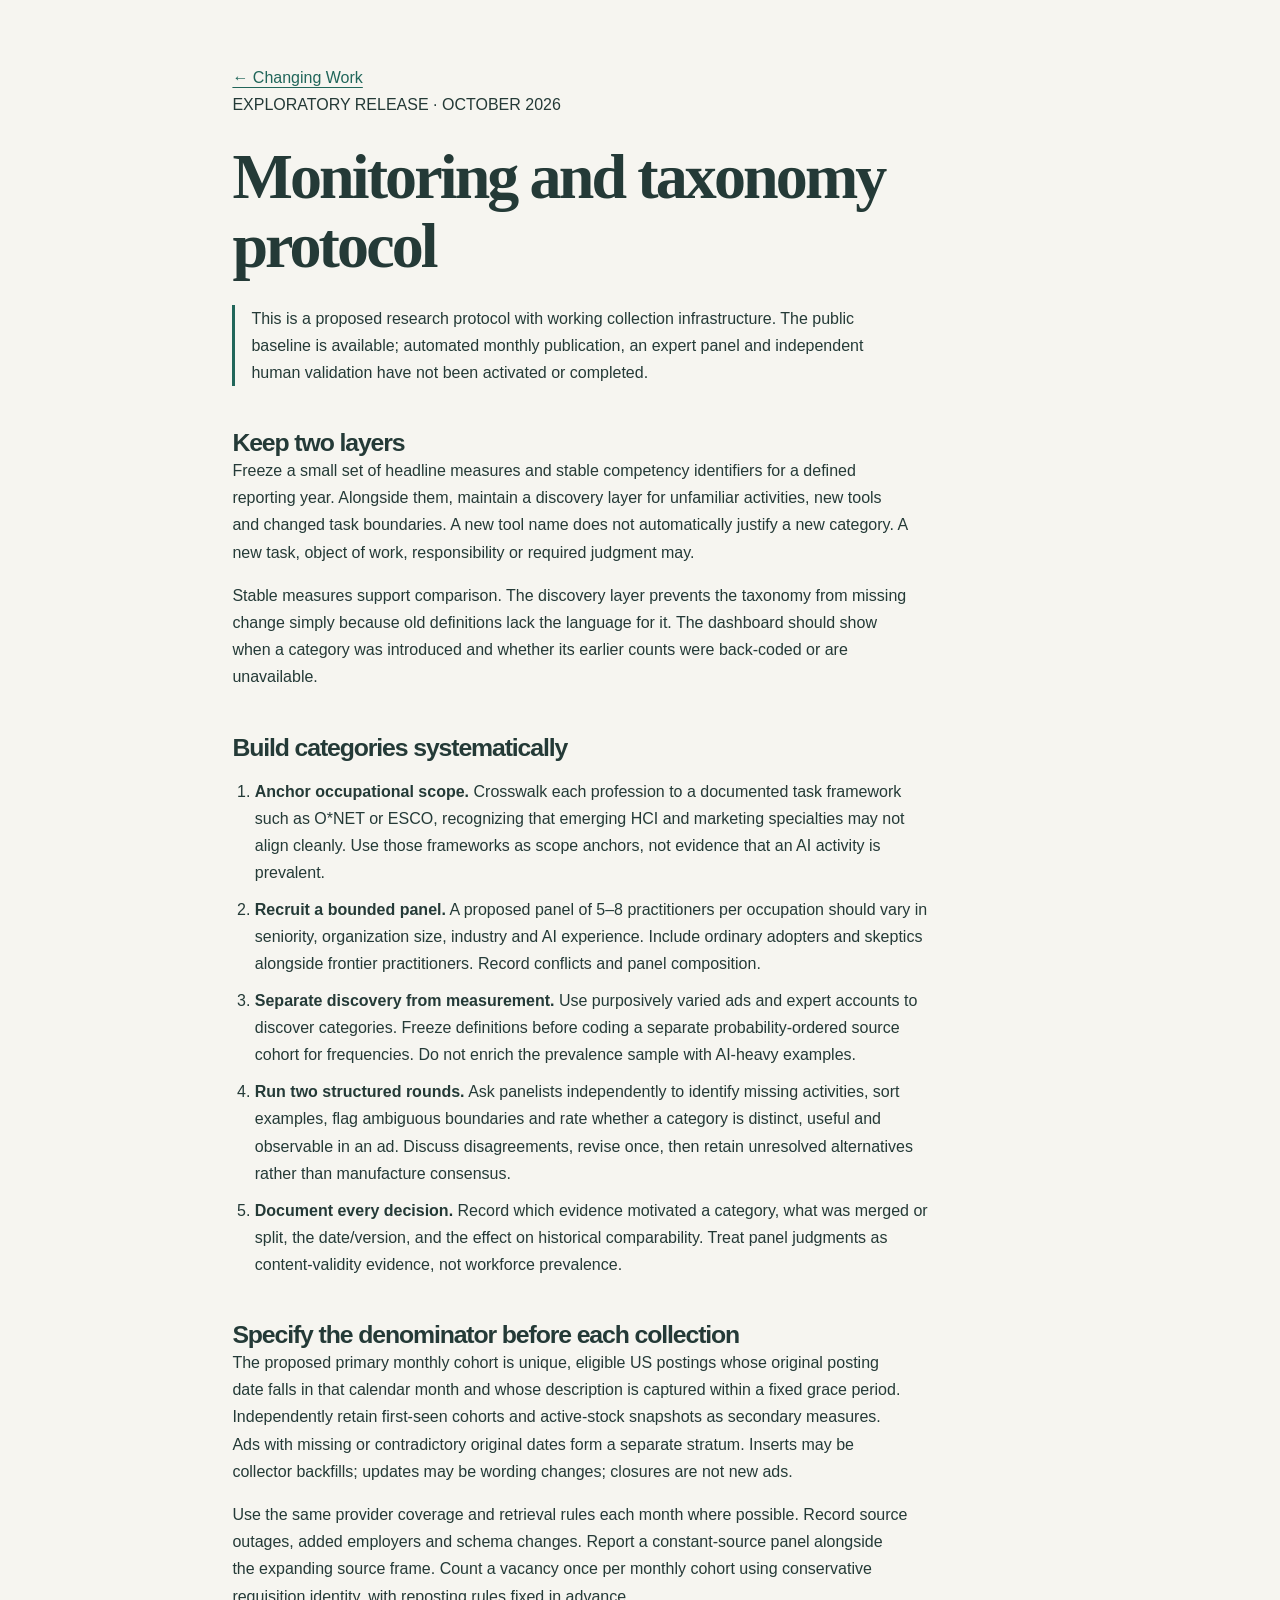
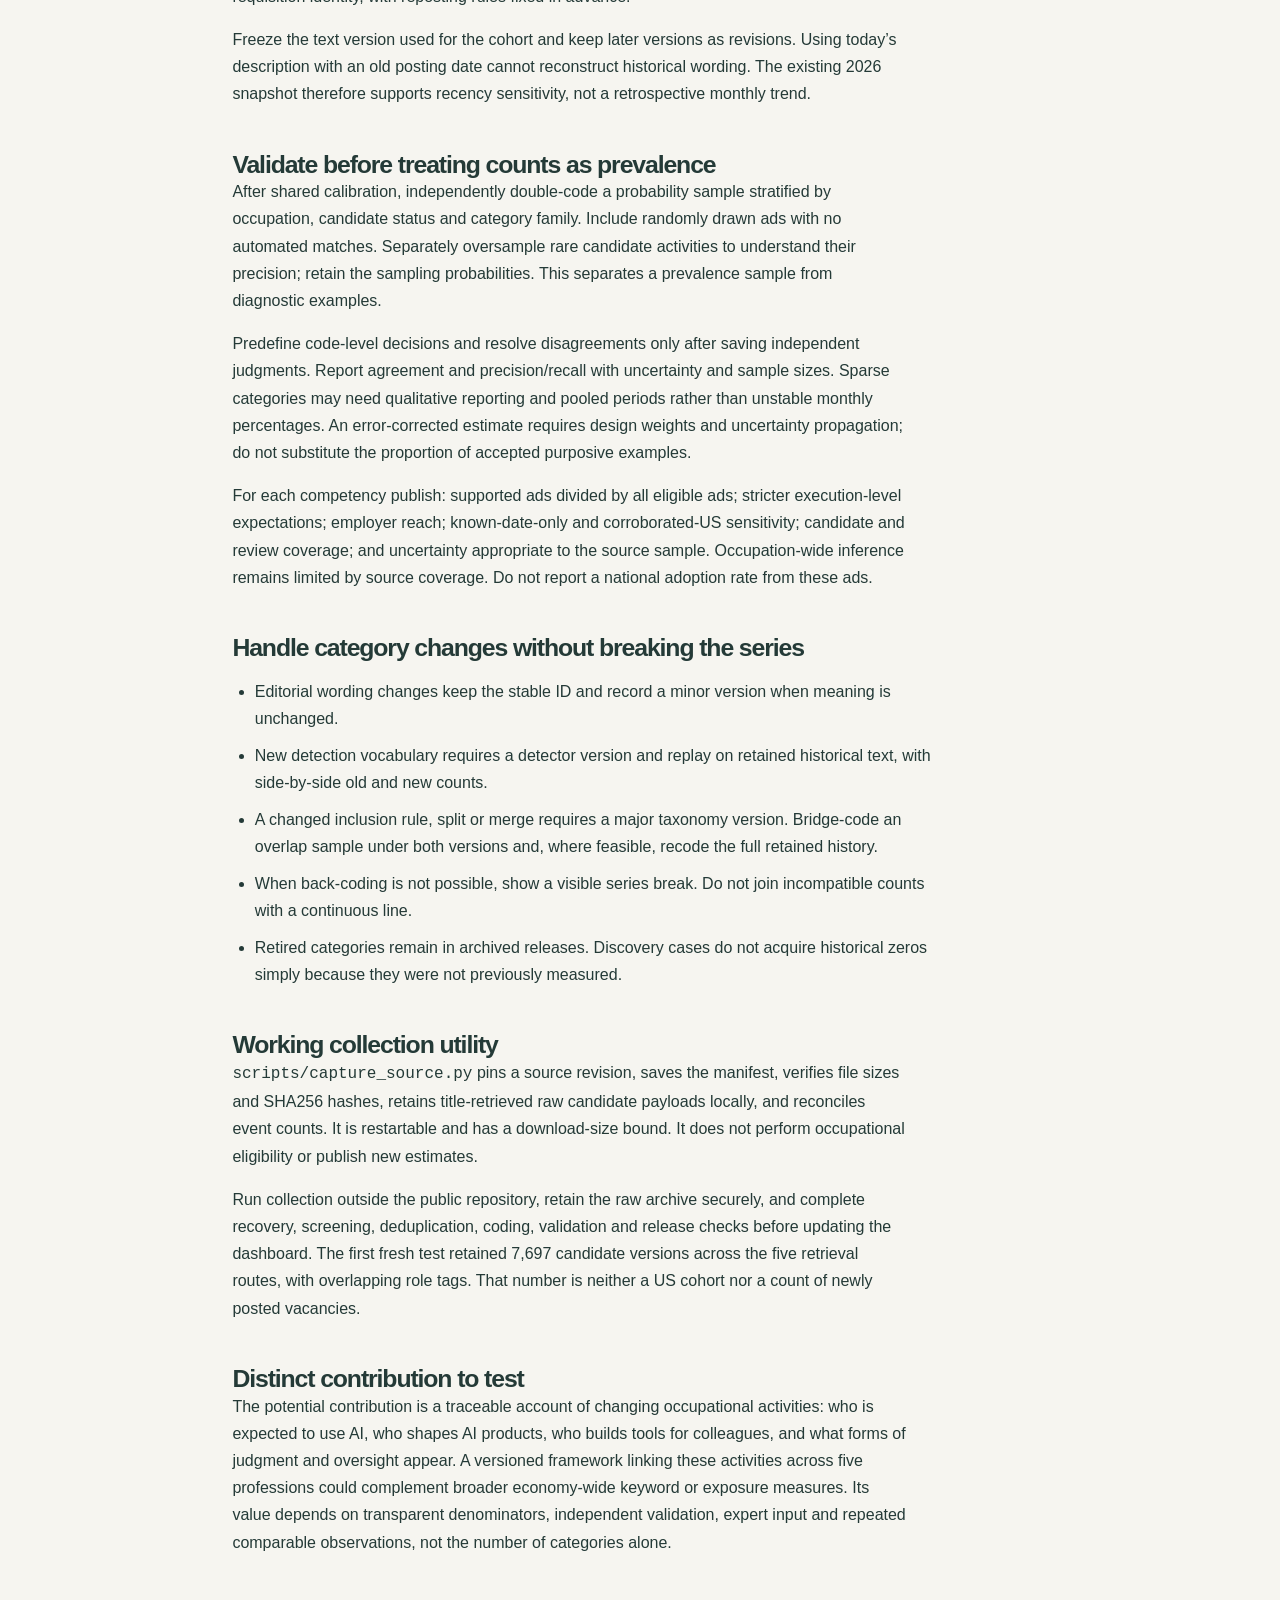
<file: downloads/monitoring-protocol.html>
<!doctype html><html lang="en"><meta charset="utf-8"><meta name="viewport" content="width=device-width, initial-scale=1"><title>Monitoring and taxonomy protocol · Changing Work</title><link rel="stylesheet" href="../styles.css"><style>main.document{max-width:860px;margin:4rem auto;padding:0 1.4rem 5rem;line-height:1.7}h1{font-family:Georgia,serif;font-size:clamp(2.4rem,6vw,4rem);line-height:1.08;margin:1.5rem 0}h2{font-size:1.55rem;margin-top:2.7rem}h3{margin-top:1.8rem}p,li{max-width:76ch}table{border-collapse:collapse;width:100%;margin:1.5rem 0;font-size:.9rem}th,td{border-bottom:1px solid #d7dbd3;padding:.7rem;text-align:left}code{overflow-wrap:anywhere}a{color:#21665a}.note{border-left:3px solid #21665a;padding-left:1rem}.document ol,.document ul{padding-left:1.4rem}.document li{margin:.6rem 0}</style><main class="document"><a href="../">← Changing Work</a><p>EXPLORATORY RELEASE · OCTOBER 2026</p><h1>Monitoring and taxonomy protocol</h1>
<p class="note">This is a proposed research protocol with working collection infrastructure. The public baseline is available; automated monthly publication, an expert panel and independent human validation have not been activated or completed.</p>
<h2>Keep two layers</h2>
<p>Freeze a small set of headline measures and stable competency identifiers for a defined reporting year. Alongside them, maintain a discovery layer for unfamiliar activities, new tools and changed task boundaries. A new tool name does not automatically justify a new category. A new task, object of work, responsibility or required judgment may.</p>
<p>Stable measures support comparison. The discovery layer prevents the taxonomy from missing change simply because old definitions lack the language for it. The dashboard should show when a category was introduced and whether its earlier counts were back-coded or are unavailable.</p>
<h2>Build categories systematically</h2>
<ol>
<li><strong>Anchor occupational scope.</strong> Crosswalk each profession to a documented task framework such as O*NET or ESCO, recognizing that emerging HCI and marketing specialties may not align cleanly. Use those frameworks as scope anchors, not evidence that an AI activity is prevalent.</li>
<li><strong>Recruit a bounded panel.</strong> A proposed panel of 5–8 practitioners per occupation should vary in seniority, organization size, industry and AI experience. Include ordinary adopters and skeptics alongside frontier practitioners. Record conflicts and panel composition.</li>
<li><strong>Separate discovery from measurement.</strong> Use purposively varied ads and expert accounts to discover categories. Freeze definitions before coding a separate probability-ordered source cohort for frequencies. Do not enrich the prevalence sample with AI-heavy examples.</li>
<li><strong>Run two structured rounds.</strong> Ask panelists independently to identify missing activities, sort examples, flag ambiguous boundaries and rate whether a category is distinct, useful and observable in an ad. Discuss disagreements, revise once, then retain unresolved alternatives rather than manufacture consensus.</li>
<li><strong>Document every decision.</strong> Record which evidence motivated a category, what was merged or split, the date/version, and the effect on historical comparability. Treat panel judgments as content-validity evidence, not workforce prevalence.</li>
</ol>
<h2>Specify the denominator before each collection</h2>
<p>The proposed primary monthly cohort is unique, eligible US postings whose original posting date falls in that calendar month and whose description is captured within a fixed grace period. Independently retain first-seen cohorts and active-stock snapshots as secondary measures. Ads with missing or contradictory original dates form a separate stratum. Inserts may be collector backfills; updates may be wording changes; closures are not new ads.</p>
<p>Use the same provider coverage and retrieval rules each month where possible. Record source outages, added employers and schema changes. Report a constant-source panel alongside the expanding source frame. Count a vacancy once per monthly cohort using conservative requisition identity, with reposting rules fixed in advance.</p>
<p>Freeze the text version used for the cohort and keep later versions as revisions. Using today’s description with an old posting date cannot reconstruct historical wording. The existing 2026 snapshot therefore supports recency sensitivity, not a retrospective monthly trend.</p>
<h2>Validate before treating counts as prevalence</h2>
<p>After shared calibration, independently double-code a probability sample stratified by occupation, candidate status and category family. Include randomly drawn ads with no automated matches. Separately oversample rare candidate activities to understand their precision; retain the sampling probabilities. This separates a prevalence sample from diagnostic examples.</p>
<p>Predefine code-level decisions and resolve disagreements only after saving independent judgments. Report agreement and precision/recall with uncertainty and sample sizes. Sparse categories may need qualitative reporting and pooled periods rather than unstable monthly percentages. An error-corrected estimate requires design weights and uncertainty propagation; do not substitute the proportion of accepted purposive examples.</p>
<p>For each competency publish: supported ads divided by all eligible ads; stricter execution-level expectations; employer reach; known-date-only and corroborated-US sensitivity; candidate and review coverage; and uncertainty appropriate to the source sample. Occupation-wide inference remains limited by source coverage. Do not report a national adoption rate from these ads.</p>
<h2>Handle category changes without breaking the series</h2>
<ul>
<li>Editorial wording changes keep the stable ID and record a minor version when meaning is unchanged.</li>
<li>New detection vocabulary requires a detector version and replay on retained historical text, with side-by-side old and new counts.</li>
<li>A changed inclusion rule, split or merge requires a major taxonomy version. Bridge-code an overlap sample under both versions and, where feasible, recode the full retained history.</li>
<li>When back-coding is not possible, show a visible series break. Do not join incompatible counts with a continuous line.</li>
<li>Retired categories remain in archived releases. Discovery cases do not acquire historical zeros simply because they were not previously measured.</li>
</ul>
<h2>Working collection utility</h2>
<p><code>scripts/capture_source.py</code> pins a source revision, saves the manifest, verifies file sizes and SHA256 hashes, retains title-retrieved raw candidate payloads locally, and reconciles event counts. It is restartable and has a download-size bound. It does not perform occupational eligibility or publish new estimates.</p>
<p>Run collection outside the public repository, retain the raw archive securely, and complete recovery, screening, deduplication, coding, validation and release checks before updating the dashboard. The first fresh test retained 7,697 candidate versions across the five retrieval routes, with overlapping role tags. That number is neither a US cohort nor a count of newly posted vacancies.</p>
<h2>Distinct contribution to test</h2>
<p>The potential contribution is a traceable account of changing occupational activities: who is expected to use AI, who shapes AI products, who builds tools for colleagues, and what forms of judgment and oversight appear. A versioned framework linking these activities across five professions could complement broader economy-wide keyword or exposure measures. Its value depends on transparent denominators, independent validation, expert input and repeated comparable observations, not the number of categories alone.</p>
</main></html>
</file>
<file: styles.css>
:root{--paper:#f6f5f0;--white:#fffefa;--ink:#243a37;--muted:#65716a;--line:#d8ddd3;--accent:#21665a;--pale:#e9efe6;--gold:#966129;--gold-bg:#f6eddf;--role:#21665a;--role-light:#e6efea;--serif:Georgia,'Times New Roman',serif;--sans:Inter,'Aptos','Helvetica Neue',Arial,sans-serif;font-family:var(--sans);color:var(--ink);font-synthesis:none;background:var(--paper);scroll-behavior:smooth;scroll-padding-top:30px}*{box-sizing:border-box}body{margin:0;font-size:16px;line-height:1.55}button,input,select,textarea{font:inherit;color:inherit}button,a,input,select,textarea{touch-action:manipulation}button{cursor:pointer}button:disabled{opacity:.4;cursor:default}a{color:inherit;text-underline-offset:4px}a:hover{text-decoration-thickness:2px}button:focus-visible,a:focus-visible,input:focus-visible,select:focus-visible,textarea:focus-visible,summary:focus-visible{outline:3px solid #b66e2a;outline-offset:4px}button,select{border-radius:0}img,svg{max-width:100%}p,h1,h2,h3,h4{margin-top:0}p:last-child{margin-bottom:0}h1,h2,h3,h4{font-weight:600}h1,h2{letter-spacing:-.045em;line-height:1.12}h2 em,h1 em{font-family:var(--serif);font-weight:400}h2{font-size:clamp(28px,3.3vw,43px);margin-bottom:0}h3{font-size:19px;line-height:1.3}button{background:transparent;border:0}.wrap{width:min(1352px,calc(100% - 96px));margin-inline:auto}.eyebrow{font-size:11px;letter-spacing:.15em;text-transform:uppercase;font-weight:700;line-height:1.6;margin-bottom:18px}.sr-only{position:absolute;width:1px;height:1px;padding:0;margin:-1px;overflow:hidden;clip:rect(0,0,0,0);white-space:nowrap;border:0}[hidden]{display:none!important}.skip-link{position:absolute;top:-70px;left:16px;padding:12px 18px;background:var(--ink);color:white;z-index:50}.skip-link:focus{top:10px}.site-header{height:100px;width:min(1448px,calc(100% - 96px));margin:auto;display:flex;align-items:center;justify-content:space-between;border-bottom:1px solid var(--line);gap:24px}.wordmark{display:flex;align-items:center;gap:12px;text-decoration:none;font-weight:800;font-size:12px;letter-spacing:.11em;line-height:1.25}.wordmark svg{width:30px;height:35px;fill:none;stroke:var(--ink);stroke-width:1.7}.site-header nav{display:flex;gap:34px;margin-left:auto;margin-right:40px}.site-header nav a{font-size:13px;text-decoration:none}.release-marker{font-size:11px;color:var(--muted);display:flex;align-items:center;gap:9px;white-space:nowrap}.release-marker span{width:6px;height:6px;background:#3d7c65;border-radius:50%}.intro{display:grid;grid-template-columns:1fr 260px;gap:100px;padding-block:68px 66px;align-items:center}.intro h1{font-size:clamp(40px,4.65vw,65px);font-weight:500;margin-bottom:24px;max-width:940px}.intro-description{font-size:17px;line-height:1.65;color:#52635b;max-width:650px}.intro-actions{display:flex;align-items:center;gap:28px;margin-top:30px;font-size:13px}.primary-link{display:inline-flex;gap:28px;align-items:center;padding:12px 17px;background:var(--ink);color:var(--white);text-decoration:none}.primary-link:hover{background:#31544c}.primary-link span{font-size:20px;line-height:1}.text-link{text-decoration:none;border-bottom:1px solid #a9b8ab;padding:6px 0}.text-link span{margin-left:12px}.study-ledger{padding-left:30px;border-left:1px solid var(--line)}.study-ledger .eyebrow{color:var(--muted);letter-spacing:.1em;margin-bottom:16px}.ledger-total{display:flex;gap:16px;align-items:center;margin-bottom:20px}.ledger-total>span:first-child{font-size:48px;letter-spacing:-.06em;line-height:1}.ledger-total>span:last-child{font-size:11px;color:var(--muted);line-height:1.5}.ledger-line{padding:9px 0;display:flex;justify-content:space-between;gap:12px;border-top:1px solid var(--line);font-size:11px}.ledger-line strong{font-weight:600}.ledger-foot{font-size:11px;line-height:1.6;color:var(--muted);margin-top:16px}.scope-band{background:#e9eee6;border-block:1px solid #dce3d7}.scope-band>.wrap{display:flex;align-items:center;gap:22px;padding-block:16px}.scope-label{font-size:10px;text-transform:uppercase;letter-spacing:.1em;white-space:nowrap;font-weight:700}.scope-band p{font-size:12px;color:#4b5d51;margin:0}.scope-band a{margin-left:auto;text-decoration:none;font-size:20px}.explore-section{padding-top:66px;padding-bottom:72px}.section-head{display:flex;align-items:flex-end;justify-content:space-between;gap:40px;margin-bottom:34px}.section-head .eyebrow{color:var(--muted);margin-bottom:14px}.section-deck{font-size:14px;color:var(--muted);max-width:380px;line-height:1.7;margin:0}.view-switch{display:flex;border:1px solid #bfcabd;padding:3px;white-space:nowrap;margin-bottom:4px}.view-switch button{font-size:12px;padding:9px 14px}.view-switch button.selected{background:var(--ink);color:var(--white)}.role-tabs{display:grid;grid-template-columns:repeat(5,1fr);border-block:1px solid var(--line);gap:0}.role-tab{display:flex;text-align:left;align-items:center;gap:12px;padding:18px 14px 17px 0;font-size:13px;position:relative;color:var(--muted)}.role-tab+.role-tab{padding-left:16px;border-left:1px solid var(--line)}.role-tab .role-dot{width:7px;height:7px;flex:none;border-radius:50%;background:var(--tab-color)}.role-tab[aria-pressed=true]{font-weight:650;color:var(--ink)}.role-tab[aria-pressed=true]:after{content:'';position:absolute;height:3px;bottom:-1px;left:0;right:0;background:var(--tab-color)}.role-tab .tab-n{display:block;font-size:10px;font-weight:400;margin-top:2px;color:var(--muted)}.role-intro{display:flex;justify-content:space-between;gap:50px;padding:32px 0 26px;align-items:flex-start}.role-index{font-size:10px;letter-spacing:.14em;text-transform:uppercase;color:var(--role);font-weight:700;margin-bottom:8px}.role-heading h3{font-size:26px;font-weight:500;letter-spacing:-.025em;margin:0 0 10px}.role-heading>p:last-child{font-size:13px;color:var(--muted);max-width:740px;margin-bottom:0;line-height:1.7}.role-facts{display:flex;gap:28px;flex:none;padding-top:6px}.role-facts>div{min-width:78px}.role-facts strong{display:block;font-size:28px;font-weight:500;line-height:1.2;letter-spacing:-.03em}.role-facts span{display:block;font-size:10px;color:var(--muted);margin-top:6px}.map-tools{display:flex;gap:20px;align-items:center;background:var(--white);border:1px solid var(--line);padding:10px 14px}.search-wrap{display:flex;align-items:center;gap:12px;flex:1}.search-wrap svg{width:17px;height:17px;stroke:var(--muted);stroke-width:1.5;fill:none;flex:none}.search-wrap input{width:100%;border:0;background:transparent;font-size:12px;padding:4px 0}.search-wrap input:focus-visible{outline-offset:6px}.filter-wrap{font-size:11px;color:var(--muted);display:flex;align-items:center;gap:7px}.filter-wrap select{border:0;background:transparent;font-size:11px;color:var(--ink);padding:4px 20px 4px 0;max-width:180px}.map-help{font-size:10px;color:var(--muted);border-left:1px solid var(--line);padding-left:20px;white-space:nowrap}.map-help span{margin-left:8px}.map-caption{display:flex;gap:20px;justify-content:space-between;margin:14px 0 25px;align-items:flex-start}.map-caption p{font-size:11px;color:var(--muted);max-width:900px;margin:0}.map-scale{font-size:10px;color:var(--muted);white-space:nowrap;padding-top:1px}.map-grid{display:grid;grid-template-columns:repeat(3,minmax(0,1fr));gap:34px 24px;align-items:start}.map-grid.four-branches{grid-template-columns:repeat(4,minmax(0,1fr))}.branch-head{display:flex;gap:10px;margin-bottom:12px;align-items:baseline;padding-bottom:13px;border-bottom:2px solid var(--role)}.branch-number{font-size:10px;font-weight:600;color:var(--role);letter-spacing:.04em}.branch-head h4{font-size:15px;line-height:1.4;font-weight:600;margin:0}.branch-description{font-size:11px;color:var(--muted);margin:-2px 0 15px;line-height:1.6}.skill-list{display:grid;gap:8px}.skill-node{text-align:left;width:100%;padding:14px 14px 12px;border:1px solid #d8ded4;background:var(--white);position:relative;transition:border-color .15s,background-color .15s,transform .15s}.skill-node:hover{border-color:var(--role);background:#fff;transform:translateY(-1px)}.skill-node:focus-visible{outline-offset:2px}.skill-topline{display:flex;align-items:center;justify-content:space-between;gap:10px;font-size:9px;letter-spacing:.04em;color:var(--muted);margin-bottom:8px}.skill-open{font-size:13px;line-height:1;color:var(--role)}.skill-title{display:block;font-size:13px;line-height:1.5;font-weight:500;min-height:2.8em}.skill-bottom{display:flex;justify-content:space-between;align-items:baseline;gap:10px;margin-top:13px}.skill-rate{font-size:22px;font-weight:500;line-height:1.1;letter-spacing:-.03em;color:var(--role)}.skill-denom{font-size:10px;color:var(--muted);letter-spacing:0}.skill-state{font-size:9px;line-height:1.3;color:var(--muted);text-align:right}.skill-node.not-assessed{background:#f3f3ee;border-style:dashed}.skill-node.not-assessed .skill-title{color:#59645d}.skill-node.not-assessed .skill-rate{font-size:16px;color:#7b837b;letter-spacing:0}.skill-node.zero .skill-rate{color:#757e74}.no-results{padding:38px;text-align:center;color:var(--muted);border:1px dashed var(--line);font-size:14px}.role-method-note{font-size:11px;color:var(--muted);line-height:1.7;border-top:1px solid var(--line);padding-top:18px;margin-top:30px}.load-state{padding:45px;color:var(--muted);background:#eeefe8}.load-state.error{border-left:3px solid #a55c37}.compare-intro{max-width:700px;margin:32px 0 22px}.compare-intro h3{font-size:25px;letter-spacing:-.025em;font-weight:500}.compare-intro p,.compare-foot{font-size:13px;color:var(--muted);line-height:1.7}.measurement-note{font-size:12px;background:var(--gold-bg);border-left:2px solid #bc8d4f;padding:14px 18px;margin-bottom:25px;color:#715634}.comparison-table-wrap{overflow-x:auto}.comparison-table{border-collapse:collapse;width:100%;min-width:740px;font-size:12px;text-align:left}.comparison-table th{font-weight:500;font-size:12px;padding:15px 16px;border-bottom:1px solid var(--line);vertical-align:bottom}.comparison-table thead th{font-size:11px;color:var(--muted);width:16%}.comparison-table th:first-child{padding-left:0;width:20%;min-width:160px}.comparison-table td{padding:18px 16px;vertical-align:top;border-bottom:1px solid var(--line)}.comparison-table .compare-value{font-size:25px;font-weight:500;letter-spacing:-.04em;display:block;line-height:1.2}.comparison-table .compare-n{color:var(--muted);font-size:10px;margin-top:5px;display:block}.comparison-table .compare-status{font-size:9px;display:block;margin-top:7px;color:#8a6839}.comparison-bar{height:4px;background:#e7ece3;margin:10px 0 0;max-width:120px}.comparison-bar>span{display:block;height:100%;background:var(--cell-color)}.comparison-table .candidate .comparison-bar>span{background:repeating-linear-gradient(90deg,var(--cell-color),var(--cell-color) 3px,transparent 3px,transparent 5px)}.comparison-table .metric-note{display:block;font-size:10px;color:var(--muted);font-weight:400;margin-top:7px;line-height:1.5}.compare-foot{margin-top:20px}.reading-guide{display:grid;grid-template-columns:1fr 1fr;gap:90px;padding-block:55px 65px;border-top:1px solid var(--line)}.reading-guide h2{font-size:36px}.reading-guide .eyebrow{color:var(--muted)}.guide-items{display:grid;gap:24px}.guide-items>div{display:flex;gap:22px}.guide-number{font-size:11px;color:var(--muted);padding-top:4px}.guide-items h3{font-size:15px;margin-bottom:7px}.guide-items p{font-size:12px;line-height:1.7;color:var(--muted)}.methods-section{background:var(--ink);color:#f2f3eb;padding:65px 0 60px}.methods-section .eyebrow,.methods-section .section-deck{color:#b6c7b7}.methods-summary{max-width:920px;font-size:15px;color:#d1dbcf;line-height:1.8;margin-bottom:32px}.method-steps{display:grid;grid-template-columns:repeat(4,1fr);gap:24px;list-style:none;margin:0;padding:0;counter-reset:method}.method-steps li{counter-increment:method;border-top:1px solid #61766a;padding-top:16px}.method-steps li:before{content:'0' counter(method);font-size:11px;display:block;color:#b6c7b7;margin-bottom:18px}.method-steps h3{font-size:17px;margin-bottom:10px}.method-steps p{font-size:12px;color:#c2d1c1;line-height:1.8}.method-bottom{display:grid;grid-template-columns:1fr 1fr;gap:75px;border-top:1px solid #61766a;padding-top:28px;margin-top:36px}.method-bottom h3{font-size:15px}.method-bottom p,.method-bottom li{font-size:12px;color:#c2d1c1;line-height:1.8}.method-bottom ul{padding-left:16px;margin:0}.method-bottom li+li{margin-top:5px}.inline-links{display:flex;gap:25px;flex-wrap:wrap;font-size:12px;margin-top:25px;color:#d1dfcf}.monitoring-section{padding-block:65px}.outline-tag{border:1px solid #b7c4b5;padding:5px 9px;font-size:10px;white-space:nowrap}.monitor-layout{display:grid;grid-template-columns:1.25fr 1fr;gap:90px}.monitor-summary{font-size:14px;line-height:1.8;color:var(--muted);max-width:620px}.baseline-mark{display:flex;align-items:center;gap:12px;padding:24px 0}.timeline-dot{border:5px solid #e1eadf;width:20px;height:20px;border-radius:50%;background:var(--accent);flex:none}.baseline-mark strong{font-size:13px;display:block}.baseline-mark div>span{font-size:10px;color:var(--muted);display:block}.future-line{border-top:1px dashed #aebcaf;flex:1;min-width:35px}.future-label{font-size:10px;color:var(--muted);max-width:95px;line-height:1.5}.monitor-principles{border-left:1px solid var(--line);padding-left:30px}.monitor-principles p{font-size:12px;color:var(--muted);line-height:1.7}.monitor-principles strong{color:var(--ink)}#monitoring-detail{font-size:12px;color:var(--muted)}.downloads-section{padding:50px 0 65px;border-top:1px solid var(--line)}.download-list{display:grid;grid-template-columns:1fr 1fr;gap:0 34px}.download-item{padding:19px 0;border-top:1px solid var(--line);display:flex;align-items:flex-start;gap:20px;text-decoration:none}.download-item>span:first-child{flex:1}.download-item strong{font-size:14px;font-weight:500;display:block}.download-item small{font-size:11px;color:var(--muted);line-height:1.6;display:block;margin-top:4px}.download-item .download-arrow{font-size:23px;line-height:1}.download-item:hover strong{text-decoration:underline;text-underline-offset:4px}.source-details{margin-top:28px;border-top:1px solid var(--line);padding-top:20px;font-size:12px}.source-details summary{cursor:pointer;color:var(--muted)}.source-details ul{padding-left:20px;columns:2;column-gap:50px}.source-details li{margin:10px 0;break-inside:avoid}.site-footer{border-top:1px solid var(--line);padding-block:30px 45px;display:flex;justify-content:space-between;gap:30px;font-size:11px;color:var(--muted)}.footer-brand{font-size:12px;letter-spacing:.12em;text-decoration:none;font-weight:700;color:var(--ink)}.site-footer p{margin:8px 0}.site-footer>div:last-child{text-align:right}.site-footer #footer-version{font-size:10px}.site-footer #repository-link{font-size:10px}dialog{border:1px solid #c9d3c4;background:var(--white);color:var(--ink);width:min(720px,calc(100% - 40px));max-height:calc(100dvh - 48px);padding:0;box-shadow:0 20px 90px #142e3540}dialog::backdrop{background:#18392f70;backdrop-filter:blur(3px)}.dialog-top{display:flex;align-items:center;justify-content:space-between;padding:17px 28px;border-bottom:1px solid var(--line);position:sticky;top:0;background:var(--white);z-index:1}.dialog-top .eyebrow{margin:0;font-size:10px;color:var(--muted)}.icon-button{font-size:29px;line-height:1;width:30px;height:30px;padding:0;color:var(--muted)}.dialog-body{padding:30px 35px 25px}.detail-id{font-size:11px;letter-spacing:.1em;color:var(--role);margin-bottom:9px}.dialog-body h2{font-size:33px;line-height:1.2;font-weight:500;max-width:600px}.detail-measure{margin:22px 0;display:flex;gap:20px;align-items:center;background:var(--role-light);padding:15px 18px;border-left:2px solid var(--role)}.detail-measure .big-number{font-size:36px;letter-spacing:-.04em;line-height:1;white-space:nowrap}.detail-measure p{font-size:12px;line-height:1.5;margin:0}.detail-measure small{display:block;font-size:10px;color:var(--muted);margin-top:4px}.detail-definition{font-size:15px;line-height:1.8;margin-top:20px}.facet-list{display:flex;flex-wrap:wrap;gap:7px;margin:16px 0 23px}.facet-list span{font-size:10px;border:1px solid var(--line);padding:4px 8px;color:var(--muted)}.detail-section{border-top:1px solid var(--line);padding-top:20px;margin-top:22px}.detail-section h3{font-size:15px;margin-bottom:10px}.detail-section ul{padding-left:18px;margin:0;font-size:12px;color:var(--muted);line-height:1.8}.detail-section p{font-size:12px;color:var(--muted);line-height:1.7}.evidence-item{margin:18px 0}.evidence-item blockquote{margin:0 0 10px;padding:0 0 0 17px;border-left:2px solid var(--role);font-family:var(--serif);font-size:19px;line-height:1.55;color:var(--ink)}.evidence-item .evidence-meta{font-size:10px;color:var(--muted);line-height:1.6}.evidence-item a{font-size:10px}.evidence-context{font-size:11px;margin-top:8px;color:var(--muted)}.feedback-section{border-top:1px solid var(--line);padding-top:21px;margin-top:25px}.feedback-section summary{font-size:13px;cursor:pointer}.feedback-section p{font-size:11px;color:var(--muted);line-height:1.7;margin-top:12px}.feedback-section label{display:block;font-size:11px;margin:14px 0 6px}.feedback-section select,.feedback-section textarea{width:100%;padding:9px;background:var(--paper);border:1px solid var(--line);font-size:12px}.feedback-section textarea{resize:vertical}.feedback-actions{display:flex;gap:20px;justify-content:space-between;align-items:center;margin-top:12px}.feedback-actions #feedback-state{font-size:10px;color:var(--muted)}.small-button{font-size:11px;padding:8px 10px;border:1px solid #aab9a7}.dialog-footer{display:flex;justify-content:space-between;align-items:center;gap:20px;border-top:1px solid var(--line);padding:17px 28px;background:var(--paper)}.dialog-footer>span{font-size:10px;color:var(--muted)}.dialog-footer>div{display:flex;gap:15px}.dialog-footer button{font-size:11px}.badge{display:inline-block;font-size:9px;letter-spacing:.03em;padding:3px 5px;background:var(--pale);color:var(--accent)}.badge.candidate{background:var(--gold-bg);color:#8a6633}mark{background:#ece4b9;color:inherit}
.origin-section{border-top:1px solid var(--line);padding-block:60px 65px;display:grid;grid-template-columns:1.2fr 1fr;gap:100px}.origin-copy h2{margin-bottom:25px}.origin-copy>p:not(.eyebrow){font-size:14px;line-height:1.8;color:var(--muted)}.origin-copy>p.origin-scope{font-size:11px;line-height:1.8;border-left:2px solid #c5d0bf;padding-left:15px;margin-top:24px}.origin-reference{padding:28px;background:#e9eee4}.origin-reference>.eyebrow{color:var(--muted);font-size:10px;margin-bottom:16px}.origin-title-link{display:flex;justify-content:space-between;gap:20px;text-decoration:none;font-size:30px;line-height:1.15;letter-spacing:-.03em;font-weight:500}.origin-title-link em{font-family:var(--serif);font-weight:400}.origin-title-link>span:last-child{font-size:25px}.origin-branches{margin-top:25px}.origin-branches a{display:flex;gap:12px;align-items:baseline;border-top:1px solid #cad4c4;padding:11px 0;text-decoration:none;font-size:11px;line-height:1.5}.origin-branches a>span:first-child{font-size:9px;color:var(--muted)}.origin-branches a>span:last-child{margin-left:auto;font-size:12px}.origin-branches a:hover{text-decoration:underline;text-underline-offset:4px}.origin-reference>p:last-child{font-size:10px;color:var(--muted);margin-top:14px}
@media(min-width:1600px){.map-grid{grid-template-columns:repeat(4,minmax(0,1fr))}}
@media(max-width:1120px){.wrap,.site-header{width:calc(100% - 56px)}.intro{gap:55px;grid-template-columns:1fr 220px}.intro h1{font-size:49px}.study-ledger{padding-left:23px}.ledger-total>span:first-child{font-size:40px}.site-header nav{margin-right:10px;gap:25px}.map-grid.four-branches{grid-template-columns:repeat(2,minmax(0,1fr))}.role-facts{gap:20px}.map-help{display:none}.reading-guide,.monitor-layout{gap:50px}.role-tab{font-size:12px;gap:8px}.role-tab+.role-tab{padding-left:11px}.role-method-note{font-size:10px}.section-deck{max-width:300px}}
@media(max-width:850px){.intro{padding-block:45px;gap:35px;grid-template-columns:1fr 190px}.intro h1{font-size:41px}.intro-description{font-size:15px}.intro-actions{gap:18px;flex-wrap:wrap}.intro-actions a{font-size:12px}.ledger-total{display:block}.ledger-total>span:last-child{display:block;margin-top:10px}.ledger-total>span:last-child br{display:none}.ledger-total>span:first-child{font-size:42px}.release-marker{display:none}.site-header nav{margin-right:0}.scope-band>.wrap{align-items:flex-start;gap:14px}.scope-label{white-space:normal;min-width:95px;max-width:115px}.scope-band p{font-size:11px}.section-head{gap:24px;align-items:flex-start}.view-switch{margin-top:24px}.view-switch button{padding:8px 10px;font-size:10px}.map-grid{grid-template-columns:repeat(2,minmax(0,1fr))}.role-intro{gap:24px}.role-heading h3{font-size:24px}.role-facts{gap:15px}.role-facts>div{min-width:65px}.role-facts strong{font-size:24px}.role-facts span{font-size:9px;max-width:75px}.role-tabs{display:flex;overflow-x:auto}.role-tab{min-width:145px;flex:1}.reading-guide{gap:40px;grid-template-columns:1fr 1.1fr}.reading-guide h2{font-size:29px}.guide-items>div{gap:14px}.method-steps{grid-template-columns:repeat(2,minmax(0,1fr));gap:28px}.method-bottom{gap:35px}.section-deck{max-width:230px;font-size:12px}.monitor-layout{gap:35px;grid-template-columns:1.1fr 1fr}.monitor-principles{padding-left:22px}.source-details ul{columns:1}}
@media(max-width:600px){.wrap,.site-header{width:calc(100% - 36px)}.site-header{height:78px;gap:15px}.wordmark{font-size:10px;gap:8px}.wordmark svg{width:24px}.site-header nav{gap:16px}.site-header nav a{font-size:11px}.site-header nav a:last-child{display:none}.intro{grid-template-columns:1fr;padding-block:35px 30px;gap:30px}.intro h1{font-size:42px;line-height:1.1}.intro .eyebrow{font-size:10px;margin-bottom:18px}.intro-description{font-size:14px;max-width:420px}.intro-actions{margin-top:22px}.study-ledger{border-left:0;border-top:1px solid var(--line);padding:20px 0 0;display:grid;grid-template-columns:1.2fr 1fr 1fr;gap:10px 18px;align-items:start}.study-ledger>.eyebrow,.ledger-foot{display:none}.ledger-total{display:block;margin:0;grid-row:1/3}.ledger-total>span:first-child{font-size:39px}.ledger-total>span:last-child{font-size:10px;margin-top:5px}.ledger-line{padding:0;border:0;display:block}.ledger-line span{font-size:9px;display:block}.ledger-line strong{font-size:17px;display:block;margin-top:4px}.ledger-line:last-of-type{grid-column:2/4;display:flex;align-items:center;justify-content:flex-start;gap:10px;border-top:1px solid var(--line);padding-top:8px}.ledger-line:last-of-type strong{font-size:10px;margin:0}.scope-band>.wrap{display:block;position:relative;padding-block:14px}.scope-label{max-width:none;display:block;font-size:9px;margin-bottom:5px}.scope-band p{padding-right:20px;line-height:1.6;font-size:10px}.scope-band a{position:absolute;right:0;top:17px;font-size:18px}.explore-section{padding-block:40px 45px}.section-head{display:block;margin-bottom:24px}.section-head .eyebrow{font-size:10px;margin-bottom:12px}.section-head h2{font-size:31px}.view-switch{display:inline-flex;margin-top:22px}.view-switch button{font-size:11px;padding:8px 14px}.role-tabs{margin-inline:-18px;padding-inline:18px;border-bottom:1px solid var(--line)}.role-tab{min-width:139px;padding-block:14px}.role-tab+.role-tab{padding-left:15px}.role-intro{display:block;padding:24px 0 22px}.role-heading h3{font-size:25px}.role-heading>p:last-child{font-size:12px}.role-index{font-size:9px}.role-facts{margin-top:18px;gap:35px;padding-top:0}.role-facts>div{display:flex;gap:10px;align-items:center}.role-facts strong{font-size:24px}.role-facts span{font-size:9px;margin:0;max-width:70px}.map-tools{gap:10px;flex-wrap:wrap;padding:9px 11px}.search-wrap{width:100%;flex:initial}.search-wrap input{font-size:12px}.filter-wrap{border-top:1px solid var(--line);padding-top:8px;width:100%;justify-content:space-between;font-size:10px}.filter-wrap select{max-width:240px;font-size:10px}.map-caption{display:block;margin:12px 0 22px}.map-caption p{font-size:10px}.map-scale{display:block;margin-top:6px;font-size:9px}.map-grid,.map-grid.four-branches{grid-template-columns:1fr;gap:26px}.branch-head{margin-bottom:12px;padding-bottom:10px;gap:10px}.branch-head h4{font-size:16px}.branch-description{font-size:11px;max-width:470px}.skill-list{grid-template-columns:1fr 1fr;gap:8px}.skill-node{padding:12px 11px 10px}.skill-title{font-size:12px;min-height:4.4em;line-height:1.45}.skill-topline{font-size:8px}.skill-bottom{gap:7px;margin-top:10px}.skill-rate{font-size:21px}.skill-denom{font-size:9px}.skill-state{font-size:8px;max-width:62px}.role-method-note{font-size:10px;margin-top:25px}.reading-guide{display:block;padding-block:36px 40px}.reading-guide h2{font-size:31px}.guide-items{margin-top:30px;gap:22px}.guide-items h3{font-size:14px}.guide-items p{font-size:12px}.methods-section{padding-block:40px}.methods-section .section-head{margin-bottom:22px}.section-deck{margin-top:18px;max-width:100%;font-size:12px}.methods-summary{font-size:13px}.method-steps{gap:28px 20px}.method-steps li:before{margin-bottom:12px}.method-steps h3{font-size:15px}.method-steps p{font-size:11px}.method-bottom{display:block;margin-top:28px;padding-top:24px}.method-bottom>div+div{margin-top:25px}.method-bottom p,.method-bottom li{font-size:11px}.monitoring-section{padding-block:40px}.outline-tag{display:inline-block;margin-top:22px}.monitor-layout{display:block}.monitor-summary{font-size:13px}.monitor-principles{margin-top:15px;padding:20px 0 0;border-left:0;border-top:1px solid var(--line)}.baseline-mark{padding:20px 0}.downloads-section{padding-block:35px 40px}.download-list{grid-template-columns:1fr}.source-details{font-size:11px}.site-footer{padding-block:25px 30px;font-size:10px}.site-footer>div{max-width:54%}.site-footer>div:last-child{max-width:40%}.footer-brand{font-size:10px}.compare-intro h3{font-size:22px}.compare-intro p,.compare-foot{font-size:11px}.measurement-note{font-size:11px}.comparison-table{min-width:720px}.comparison-table .compare-value{font-size:23px}dialog{width:calc(100% - 20px);max-height:calc(100dvh - 20px)}.dialog-top{padding:13px 18px}.dialog-body{padding:24px 22px}.dialog-body h2{font-size:27px}.detail-definition{font-size:13px}.detail-measure{padding:13px;gap:15px}.detail-measure .big-number{font-size:30px}.detail-measure p{font-size:11px}.detail-section h3{font-size:14px}.detail-section ul{font-size:11px}.evidence-item blockquote{font-size:18px}.dialog-footer{padding:14px 18px}.dialog-footer>div{gap:10px}.feedback-actions{align-items:flex-start}.feedback-actions #feedback-state{max-width:100px}.feedback-actions button{font-size:10px}.load-state{padding:30px;font-size:13px}}
@media(max-width:360px){.intro h1{font-size:36px}.site-header nav{gap:10px}.role-facts{gap:24px}.skill-list{grid-template-columns:1fr}.skill-title{min-height:initial}.skill-bottom{margin-top:14px}.skill-state{max-width:none}.skill-topline{font-size:9px}.skill-title{font-size:13px}}
@media(max-width:1120px){.origin-section{gap:55px}.site-header nav{gap:23px}}
@media(max-width:850px){.origin-section{gap:35px}.origin-reference{padding:22px}.origin-title-link{font-size:27px}.origin-copy>p:not(.eyebrow){font-size:13px}.site-header nav{gap:19px}}
@media(max-width:600px){.origin-section{display:block;padding-block:35px 40px}.origin-copy h2{font-size:31px}.origin-reference{margin-top:30px;padding:23px}.origin-title-link{font-size:30px}.origin-copy>p:not(.eyebrow){font-size:12px}.origin-copy>p.origin-scope{font-size:10px}.site-header nav{gap:13px}.site-header nav .nav-monitor{display:none}.site-header nav a{font-size:10px}.site-header nav a:last-child{display:none}}
@media(prefers-reduced-motion:reduce){:root{scroll-behavior:auto}*{transition:none!important;animation:none!important}}
@media print{.site-header nav,.intro-actions,.view-switch,.map-tools,.map-help,.feedback-section,.dialog-footer,.download-list,.site-footer,.skip-link{display:none}.wrap,.site-header{width:100%}body{font-size:11px;background:white}.intro{padding-block:20px;gap:30px}.intro h1{font-size:32px}.explore-section{padding-top:25px}.map-grid,.map-grid.four-branches{grid-template-columns:repeat(3,1fr)}.branch{break-inside:avoid}.skill-node{break-inside:avoid}.reading-guide,.methods-section,.monitoring-section,.downloads-section{break-before:page;padding-block:20px}.methods-section{background:white;color:#223a32}.methods-section p,.methods-section li,.methods-section .eyebrow,.methods-section .section-deck{color:#526354}}

.overlap-section{padding:5rem 0}.overlap-table td{vertical-align:top}.overlap-table td a{display:block;color:var(--ink);font-size:.82rem;line-height:1.5;margin:.2rem 0 .7rem;text-underline-offset:3px}.overlap-table td a:hover{color:var(--role)}
.overlap-section .methods-summary{color:var(--muted)}
.overlap-table th{vertical-align:top}

/* Shared count-first skill cards: explicit rows, no prevalence bar. */
.skill-node{display:flex;flex-direction:column;min-width:0;padding:15px 15px 13px}
.skill-topline{width:100%}
.skill-title{flex:1;min-height:3em;margin-bottom:18px}
.skill-bottom{display:flex;align-items:baseline;flex-wrap:wrap;width:100%;gap:4px 8px;margin-top:0}
.skill-rate{font-size:25px;line-height:1.2;font-variant-numeric:tabular-nums}
.skill-unit{font-size:12px;letter-spacing:0;margin-left:3px;color:var(--ink)}
.skill-denom{margin-left:auto;font-size:10px;white-space:nowrap}
.skill-state{display:flex;align-items:center;flex-wrap:wrap;gap:5px;width:100%;font-size:9px;line-height:1.4;text-align:left;max-width:none;border-top:1px solid var(--line);padding-top:8px;margin-top:10px}
.skill-state:before{content:'';display:inline-block;width:5px;height:5px;border-radius:50%;background:var(--role);flex:none}
.skill-node.candidate .skill-state:before{background:transparent;border:1px solid var(--role)}
.skill-zero-label{margin-left:auto;color:var(--muted);font-size:8px}
.map-caption{gap:24px}
.map-caption p{max-width:850px}
.map-scale{white-space:normal;max-width:260px;flex:0 0 25%;text-align:right}
/* A common percentage scale belongs to the harmonized comparison. */
.intro{grid-template-columns:minmax(0,1fr) minmax(0,1.04fr);gap:70px;padding-block:52px 46px;align-items:center}
.intro h1{font-size:clamp(40px,4.3vw,61px)}
.intro-description{max-width:540px}
.intro-actions{flex-wrap:wrap;gap:18px 24px}
.overview-chart{--label-width:133px;--result-width:84px;margin:0;padding:0 0 0 36px;border-left:1px solid var(--line);min-width:0}
.overview-chart .eyebrow{font-size:10px;margin-bottom:9px;color:var(--muted)}
.overview-chart h2{font-family:var(--serif);font-size:34px;font-weight:400;letter-spacing:-.035em;line-height:1.12;margin-bottom:21px}
.overview-control{display:flex;align-items:center;gap:12px;font-size:10px}
.overview-control>label{color:var(--muted);flex:none}
.overview-control select{width:100%;min-width:0;background:var(--white);border:1px solid #bdc8ba;padding:9px 25px 9px 10px;font-size:11px}
.overview-description{font-size:10px;color:var(--muted);line-height:1.5;min-height:3em;margin:9px 0 16px}
.overview-axis{margin-left:calc(var(--label-width) + 12px);margin-right:calc(var(--result-width) + 12px);display:flex;justify-content:space-between;color:var(--muted);font-size:9px;font-variant-numeric:tabular-nums}
.overview-axis span:first-child{transform:translateX(-50%)}
.overview-axis span:last-child{transform:translateX(50%)}
.overview-row{display:grid;grid-template-columns:var(--label-width) minmax(0,1fr) var(--result-width);gap:12px;align-items:center;min-height:48px}
.overview-role{font-size:11px;line-height:1.35;text-decoration:none}
.overview-role:hover{text-decoration:underline}
.overview-track{display:block;height:30px;position:relative;background:linear-gradient(90deg,var(--line) 1px,transparent 1px) left center/50% 100%;border-right:1px solid var(--line)}
.overview-track:before{content:'';position:absolute;height:1px;left:0;right:0;top:15px;background:#e0e3dc}
.overview-fill{display:block;position:absolute;top:14px;left:0;height:3px;background:var(--chart-color);opacity:.45}
.overview-dot{position:absolute;top:11px;width:9px;height:9px;border-radius:50%;background:var(--chart-color);transform:translateX(-50%);box-shadow:0 0 0 2px var(--paper)}
.overview-result{text-align:right;font-variant-numeric:tabular-nums}
.overview-result strong{display:block;font-size:18px;font-weight:500;line-height:1.25;color:var(--chart-color)}
.overview-result>span{display:block;font-size:9px;color:var(--muted);margin-top:2px}
.overview-caveat{border-top:1px solid var(--line);padding-top:12px;margin:12px 0 7px;color:var(--muted);font-size:10px;line-height:1.55}
.overview-link{font-size:10px;text-decoration:none;border-bottom:1px solid #b6c2b0}
.collection-strip{display:flex;align-items:center;justify-content:space-between;flex-wrap:wrap;gap:12px 25px;border-top:1px solid var(--line);padding-block:18px 21px;color:var(--muted);font-size:11px}
.collection-strip strong{font-size:16px;font-weight:500;color:var(--ink);margin-right:4px;font-variant-numeric:tabular-nums}
.collection-strip>span:last-child strong{font-size:11px;margin:0 0 0 7px}
@media(max-width:1120px){.intro{gap:35px}.overview-chart{padding-left:24px;--label-width:110px;--result-width:76px}.intro h1{font-size:46px}.overview-row{gap:10px}.overview-axis{margin-left:calc(var(--label-width) + 10px);margin-right:calc(var(--result-width) + 10px)}}
@media(max-width:850px){.intro{grid-template-columns:1fr;gap:35px;align-items:start}.intro h1{font-size:50px}.intro-copy{max-width:610px}.overview-chart{padding:26px 0 0;border-left:0;border-top:1px solid var(--line);--label-width:145px;--result-width:100px}.overview-chart h2{font-size:32px}.overview-chart h2 br{display:none}.overview-control{max-width:440px}.overview-description{min-height:0;margin-bottom:20px}.overview-role{font-size:12px}.overview-result strong{font-size:20px}.overview-result>span{font-size:10px}.overview-caveat{font-size:11px}.overview-link{font-size:11px}.map-scale{flex-basis:30%}}
@media(max-width:600px){.intro{padding-block:35px 28px;gap:30px}.intro h1{font-size:42px}.overview-chart{--label-width:104px;--result-width:72px}.overview-chart h2{font-size:29px}.overview-chart .eyebrow{font-size:9px}.overview-control select{font-size:10px}.overview-row{gap:8px;min-height:49px}.overview-role{font-size:10px}.overview-result strong{font-size:17px}.overview-result>span{font-size:8px}.overview-axis{margin-left:calc(var(--label-width) + 8px);margin-right:calc(var(--result-width) + 8px)}.overview-caveat{font-size:10px}.collection-strip{display:grid;grid-template-columns:1fr 1fr;gap:8px;font-size:10px;padding-block:15px}.collection-strip strong{font-size:16px}.collection-strip>span:last-child strong{font-size:10px;margin-left:4px}.map-scale{text-align:left;max-width:none}.skill-list{grid-template-columns:1fr}.skill-node{padding:14px 15px}.skill-title{min-height:0;font-size:14px;margin-bottom:17px}.skill-topline{font-size:9px}.skill-bottom{gap:8px}.skill-rate{font-size:25px}.skill-denom{font-size:10px}.skill-state{font-size:10px}.skill-zero-label{font-size:9px}.overview-description{min-height:3em}.detail-measure{flex-wrap:wrap}.detail-measure p{flex:1;min-width:150px}}
@media print{.overview-control select{appearance:none}.intro{grid-template-columns:1fr 1fr;gap:25px}.overview-chart{--label-width:90px;--result-width:65px;padding-left:20px}.overview-role{font-size:9px}.collection-strip{padding-block:10px}}

@media(min-width:601px){.branch-head{min-height:58px}}

/* Profession navigation and the people behind the project. */
.intro{gap:64px;padding-block:50px 44px}
.intro h1{font-size:clamp(43px,4.5vw,63px);margin-bottom:22px}
.intro-description{font-size:16px;max-width:510px}
.profession-links{display:grid;grid-template-columns:1fr 1fr;gap:0 24px;margin:25px 0 22px}
.profession-link{display:flex;align-items:center;gap:11px;text-decoration:none;font-size:15px;line-height:1.35;padding:13px 0;border-bottom:1px solid var(--line);min-width:0}
.profession-link:last-child{grid-column:1/-1}
.profession-link:hover{color:var(--profession-color);border-color:var(--profession-color)}
.profession-arrow{font-size:14px;margin-left:auto;color:var(--muted)}
.occupation-icon{width:24px;height:24px;flex:none;fill:none;stroke:currentColor;stroke-width:1.5;stroke-linecap:round;stroke-linejoin:round}
.profession-link .occupation-icon{color:var(--profession-color)}
.intro-inspiration{font-size:12px;line-height:1.7;color:var(--muted);max-width:490px}
.intro-inspiration a{text-decoration-color:#a9b8ab}
.intro-inspiration .inspiration-more{display:block;margin-top:5px;font-size:11px;text-decoration:none}
.intro-inspiration .inspiration-more:hover{text-decoration:underline}
.role-tab{padding-block:21px;font-size:14px;line-height:1.3;gap:11px}
.role-tab .occupation-icon{color:var(--tab-color);width:25px;height:25px}
.role-tab .tab-n{margin-top:5px;font-size:10px}
.role-intro{padding-bottom:15px}
.map-caption{margin-top:8px;padding-bottom:16px;border-bottom:1px solid var(--line)}
.origin-section{grid-template-columns:minmax(0,1fr) minmax(0,1.13fr);gap:70px;align-items:center;padding-block:64px}
.origin-person{display:flex;align-items:center;gap:17px;margin-bottom:25px}
.origin-person img{display:block;width:76px;height:84px;object-fit:cover;object-position:center 24%}
.origin-person .eyebrow{font-size:10px;margin:0 0 5px}
.origin-person a{font-size:15px;font-weight:500;text-decoration:none}
.origin-person a:hover{text-decoration:underline}
.origin-copy h2{font-size:37px;margin-bottom:23px}
.origin-copy>p:not(.eyebrow){font-size:13px;line-height:1.8}
.origin-branches{margin-top:22px}
.origin-branches a{font-size:11px;padding-block:10px}
.origin-map{margin:0;min-width:0}
.origin-map>a{display:block;background:#fff;outline-offset:5px}
.origin-map img{display:block;width:100%;height:auto;border:1px solid var(--line)}
.origin-map figcaption{padding-top:16px;font-size:13px;line-height:1.6}
.origin-map figcaption a{font-weight:500}
.origin-map figcaption>span{display:block;color:var(--muted);font-size:11px;margin-top:5px}
.origin-map .image-credit{font-size:10px;line-height:1.6;color:var(--muted);margin-top:15px}
.researcher-section{border-top:1px solid var(--line);padding-block:55px 65px;display:grid;grid-template-columns:210px minmax(0,660px);gap:50px;align-items:start}
.researcher-photo img{display:block;width:210px;height:230px;object-fit:cover;object-position:center}
.researcher-copy .eyebrow{margin-bottom:10px;color:var(--muted)}
.researcher-copy h2{font-size:35px;font-family:var(--serif);font-weight:400;margin-bottom:8px}
.researcher-role{font-size:11px;color:var(--muted);margin-bottom:20px}
.researcher-copy>p:not(.eyebrow):not(.researcher-role){font-size:13px;line-height:1.8;color:var(--muted)}
.researcher-links{display:flex;flex-wrap:wrap;gap:14px 24px;margin-top:20px;font-size:12px}
@media(max-width:1120px){.intro{gap:40px}.profession-link{font-size:13px}.profession-links{gap:0 17px}.site-header nav{gap:20px}.role-tab{font-size:12px;gap:9px}.role-tab .occupation-icon{width:22px;height:22px}.origin-section{gap:40px}.origin-copy h2{font-size:32px}}
@media(max-width:850px){.intro{gap:32px}.intro-copy{max-width:650px}.intro h1{font-size:53px}.profession-links{max-width:580px}.profession-link{font-size:16px}.intro-inspiration{max-width:580px}.role-tabs{display:grid;grid-template-columns:repeat(3,minmax(0,1fr));overflow:visible}.role-tab{min-width:0;font-size:13px;padding:15px 13px}.role-tab+.role-tab{padding-left:13px}.role-tab:nth-child(4){border-left:0}.role-tab:nth-child(n+4){border-top:1px solid var(--line)}.role-tab .occupation-icon{width:24px;height:24px}.origin-section{grid-template-columns:1fr;gap:30px;align-items:start}.origin-copy{max-width:680px}.origin-map{max-width:760px}.origin-copy h2{font-size:36px}.origin-copy>p:not(.eyebrow){font-size:14px}.researcher-section{grid-template-columns:175px 1fr;gap:32px}.researcher-photo img{width:175px;height:200px}.site-header nav{gap:15px}.site-header nav a{font-size:11px}}
@media(max-width:600px){.intro{padding-block:33px 28px}.intro h1{font-size:44px}.intro-description{font-size:14px}.profession-links{gap:0 18px;margin:20px 0}.profession-link{font-size:13px;padding-block:13px;gap:9px}.profession-link .occupation-icon{width:22px;height:22px}.profession-arrow{font-size:12px}.intro-inspiration{font-size:11px}.intro-inspiration .inspiration-more{font-size:10px}.role-tabs{grid-template-columns:1fr 1fr;margin-inline:0;padding:0}.role-tab{font-size:12px;padding:15px 10px;min-height:76px}.role-tab+.role-tab{padding-left:10px}.role-tab:nth-child(odd){border-left:0}.role-tab:nth-child(even){border-left:1px solid var(--line)}.role-tab:nth-child(n+3){border-top:1px solid var(--line)}.role-tab:last-child{grid-column:1/-1}.role-tab .tab-n{font-size:9px}.role-intro{padding-bottom:15px}.map-caption{padding-bottom:15px}.origin-section{padding-block:35px 40px;gap:25px}.origin-copy h2{font-size:31px}.origin-copy>p:not(.eyebrow){font-size:12px}.origin-person{gap:15px;margin-bottom:22px}.origin-person img{width:65px;height:72px}.origin-person a{font-size:14px}.origin-map figcaption{font-size:12px;padding-top:13px}.origin-map figcaption>span{font-size:10px}.origin-map .image-credit{font-size:9px}.researcher-section{padding-block:35px 40px;grid-template-columns:1fr;gap:22px}.researcher-photo{width:130px}.researcher-photo img{width:130px;height:145px}.researcher-copy h2{font-size:30px}.researcher-copy>p:not(.eyebrow):not(.researcher-role){font-size:12px}.researcher-links{font-size:11px}.site-header nav{gap:14px}.site-header nav a{font-size:10px}.site-header nav a[href="#research"],.site-header nav a[href="#methods"]{display:none}}

/* A percentage is encoded only in horizontal length, on a fixed 0–100 scale. */
.skill-share-track{display:block;position:relative;width:100%;height:6px;min-height:6px;max-height:6px;flex:0 0 6px;overflow:hidden;background:#e6e9e1;margin-top:11px;border-radius:2px}
.skill-share-fill{display:block;height:6px;max-height:6px;max-width:100%;background:var(--role);border-radius:2px}
.skill-state{border-top:0;padding-top:0;margin-top:9px;line-height:1.5;min-height:2.8em;align-content:flex-start}
.skill-zero-label{display:block;margin-left:0;width:100%;padding-left:10px}
.skill-title{margin-bottom:13px}
.skill-denom{font-variant-numeric:tabular-nums}
.ng-map-introduction{max-width:520px;align-self:center;border-left:2px solid #c8d6e1;padding:12px 0 12px 28px}
.ng-map-introduction .eyebrow{color:var(--muted);margin-bottom:12px}
.ng-map-introduction h3{font-family:var(--serif);font-size:29px;font-weight:400;line-height:1.2;letter-spacing:-.02em}
.ng-map-introduction p{font-size:13px;line-height:1.8;color:var(--muted)}
.ng-map-introduction p.ng-framework-note{font-size:11px}
.ng-map-introduction>a{font-size:12px}
.ng-full-map{grid-column:1/-1;min-width:0}
.ng-map-root{width:max-content;margin:0 auto 28px;padding:12px 30px;background:#e4edf5;border:1px solid #c4d4e0;font-size:16px;font-weight:600;color:#2b4d67;position:relative}
.ng-map-root:after{content:'';position:absolute;top:100%;left:50%;width:1px;height:29px;background:#b9cbd8}
.ng-map-columns{display:grid;grid-template-columns:repeat(4,minmax(0,1fr));gap:24px;border-top:1px solid #b9cbd8;padding-top:27px}
.ng-branch{position:relative;min-width:0}
.ng-branch:before{content:'';position:absolute;left:50%;top:-28px;height:27px;width:1px;background:#b9cbd8}
.ng-branch h4{display:flex;gap:12px;align-items:flex-start;background:#e4edf5;padding:14px;min-height:76px;font-size:14px;line-height:1.5;margin:0 0 14px;color:#2b4d67}
.ng-branch h4>span{font-size:10px;padding-top:3px;color:#637d92;flex:none}
.ng-branch ul{list-style:none;margin:0 0 16px 12px;padding:0 0 0 16px;border-left:1px solid #b9cbd8}
.ng-skill{position:relative;font-size:13px;line-height:1.5;padding:11px 13px;margin:0 0 8px;background:var(--white);border:1px solid var(--line)}
.ng-skill:before{content:'';position:absolute;left:-17px;top:50%;width:16px;height:1px;background:#b9cbd8}
.ng-source-link{display:block;font-size:10px;color:var(--muted);margin-left:29px}
.ng-originals{grid-column:1/-1;border-top:1px solid var(--line);padding-top:20px;min-width:0}
.ng-originals summary{font-size:14px;font-weight:500;cursor:pointer;width:fit-content}
.ng-original-grid{display:grid;grid-template-columns:repeat(2,minmax(0,1fr));gap:32px;margin-top:28px}
.ng-original-grid figure{margin:0;min-width:0}
.ng-original-grid img{display:block;width:100%;height:auto;border:1px solid var(--line);background:white}
.ng-original-grid figcaption{font-size:12px;margin-top:12px;line-height:1.6}
.ng-original-grid figcaption>span{display:block;color:var(--muted);font-size:10px}
.ng-originals .image-credit{font-size:10px;color:var(--muted);margin-top:24px}
.origin-section{column-gap:70px;row-gap:38px}
@media(max-width:1120px){.ng-map-columns{gap:16px}.ng-branch h4{font-size:12px;min-height:84px;padding:12px;gap:8px}.ng-skill{font-size:12px;padding:10px}.origin-section{column-gap:40px}}
@media(max-width:850px){.ng-map-introduction{max-width:680px}.ng-map-columns{grid-template-columns:repeat(2,minmax(0,1fr));gap:32px 24px}.ng-branch h4{font-size:14px;min-height:76px}.ng-branch:nth-child(n+3):before{display:none}.ng-skill{font-size:13px}.ng-original-grid{grid-template-columns:1fr}.skill-state{font-size:9px}}
@media(max-width:600px){.ng-map-introduction{padding-left:18px}.ng-map-introduction h3{font-size:25px}.ng-map-introduction p{font-size:12px}.ng-map-columns{grid-template-columns:1fr;border-top:0;padding-top:0;gap:28px}.ng-branch:before,.ng-map-root:after{display:none}.ng-map-root{margin-bottom:24px;width:100%;text-align:center}.ng-branch h4{min-height:0;font-size:14px}.ng-skill{font-size:13px}.ng-source-link{font-size:11px}.ng-originals summary{font-size:13px}.ng-original-grid{gap:25px}.skill-state{font-size:10px;min-height:1.5em}.skill-zero-label{width:auto;margin-left:auto;padding-left:0}.origin-section{row-gap:28px}}

.ng-map-caption{text-align:center;font-size:11px;color:var(--muted);line-height:1.6;margin-bottom:20px}
</file>
